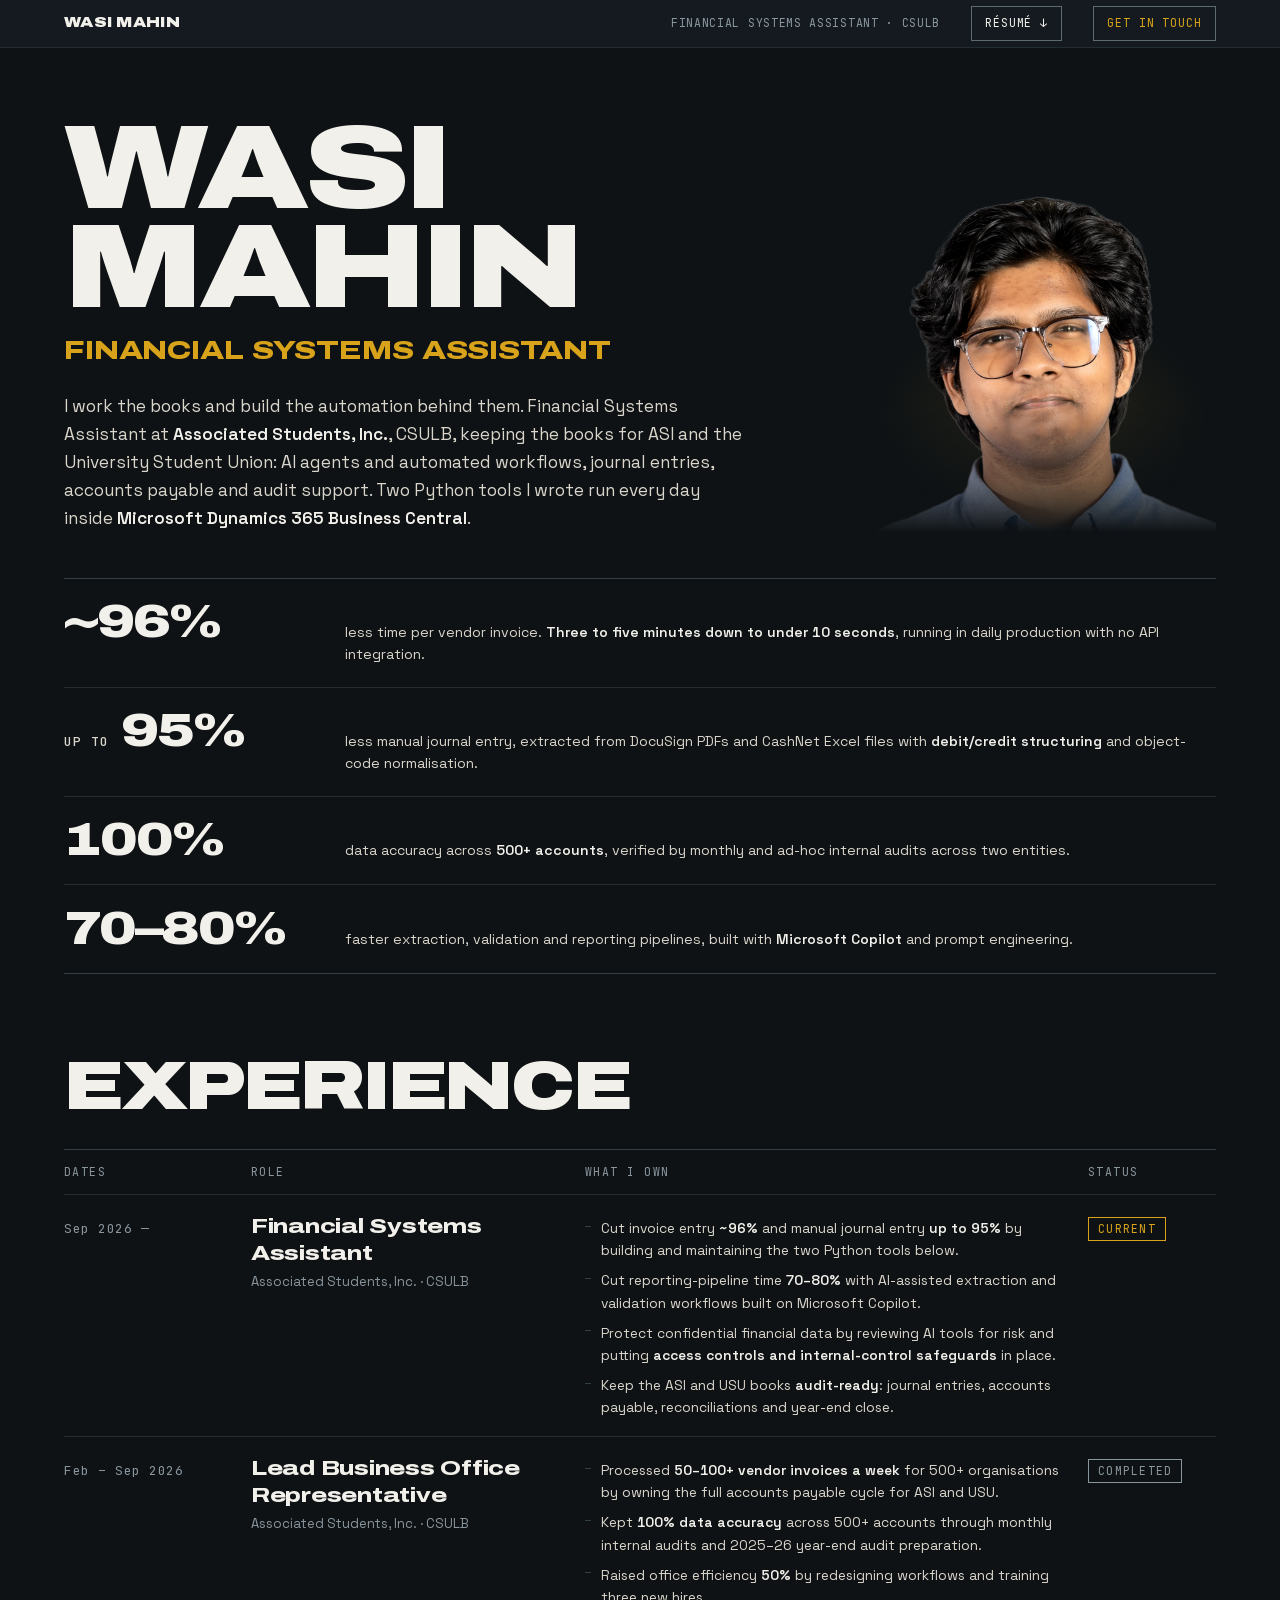
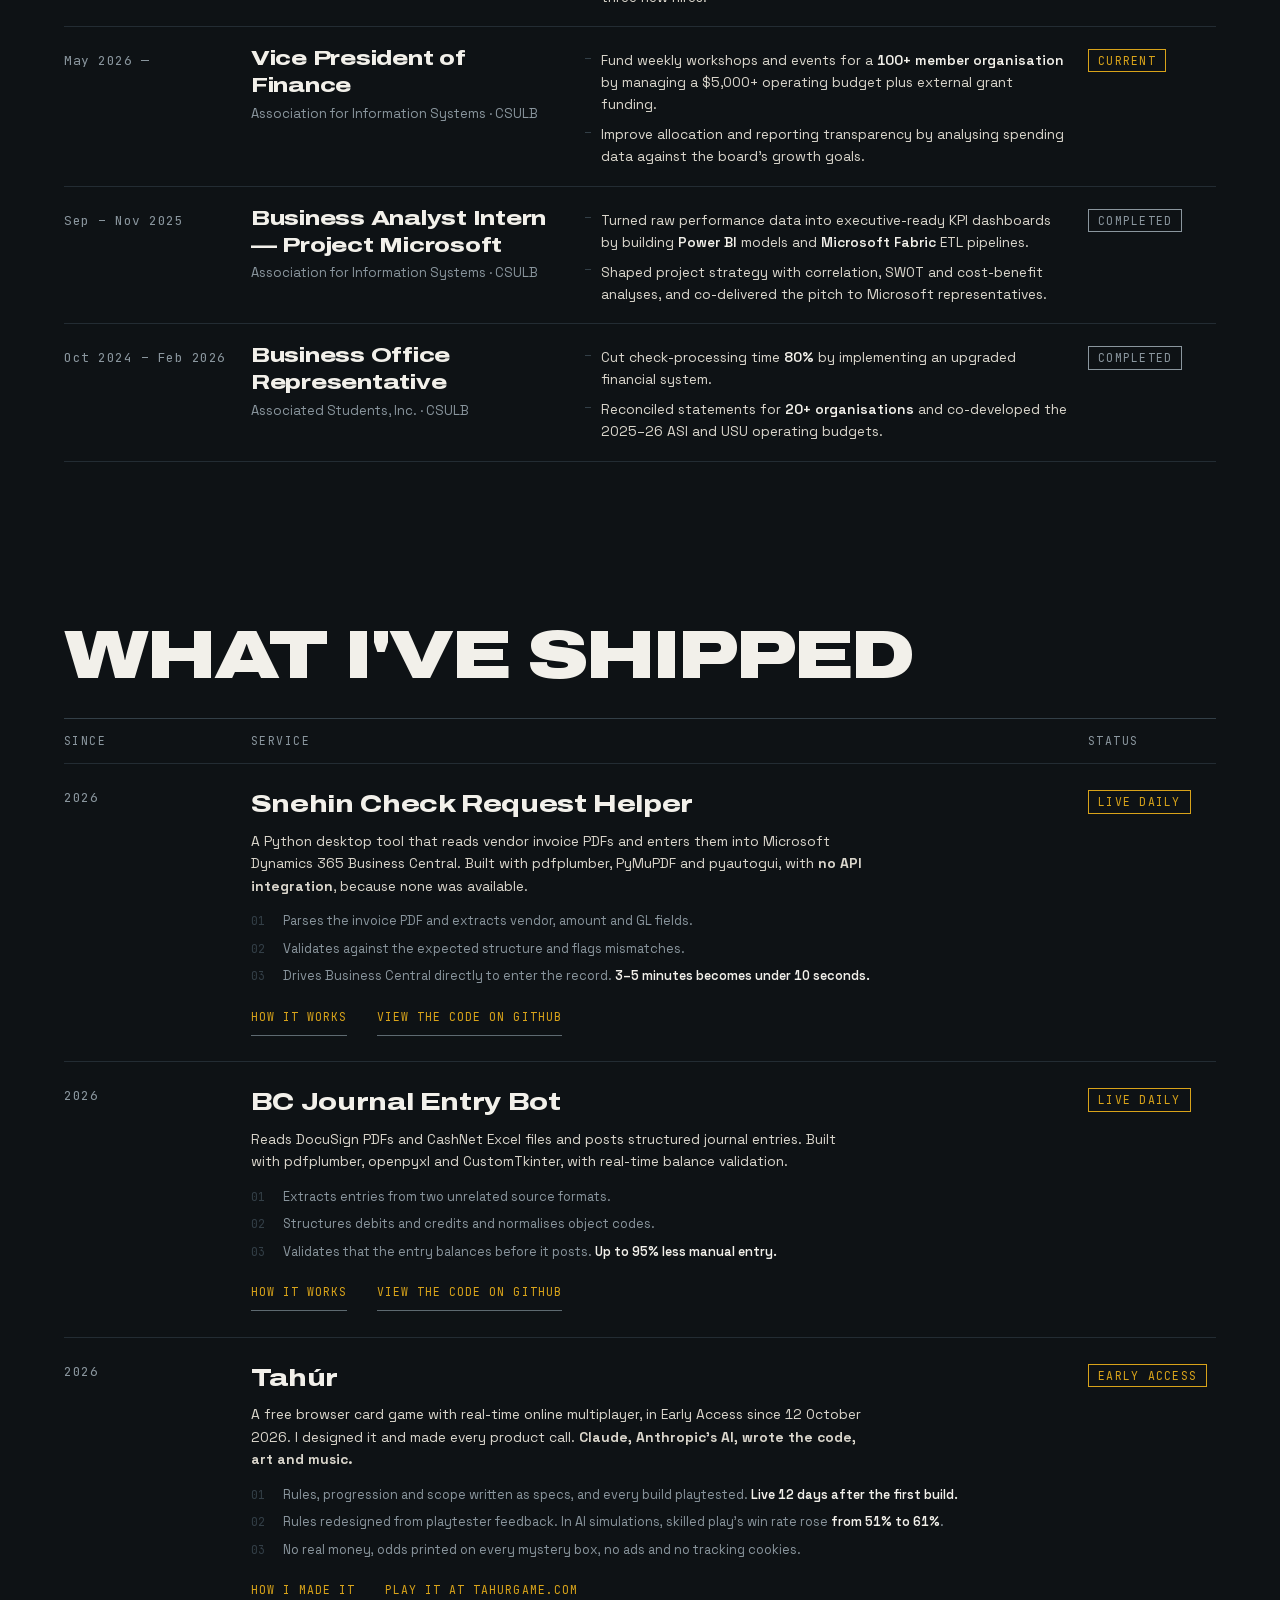
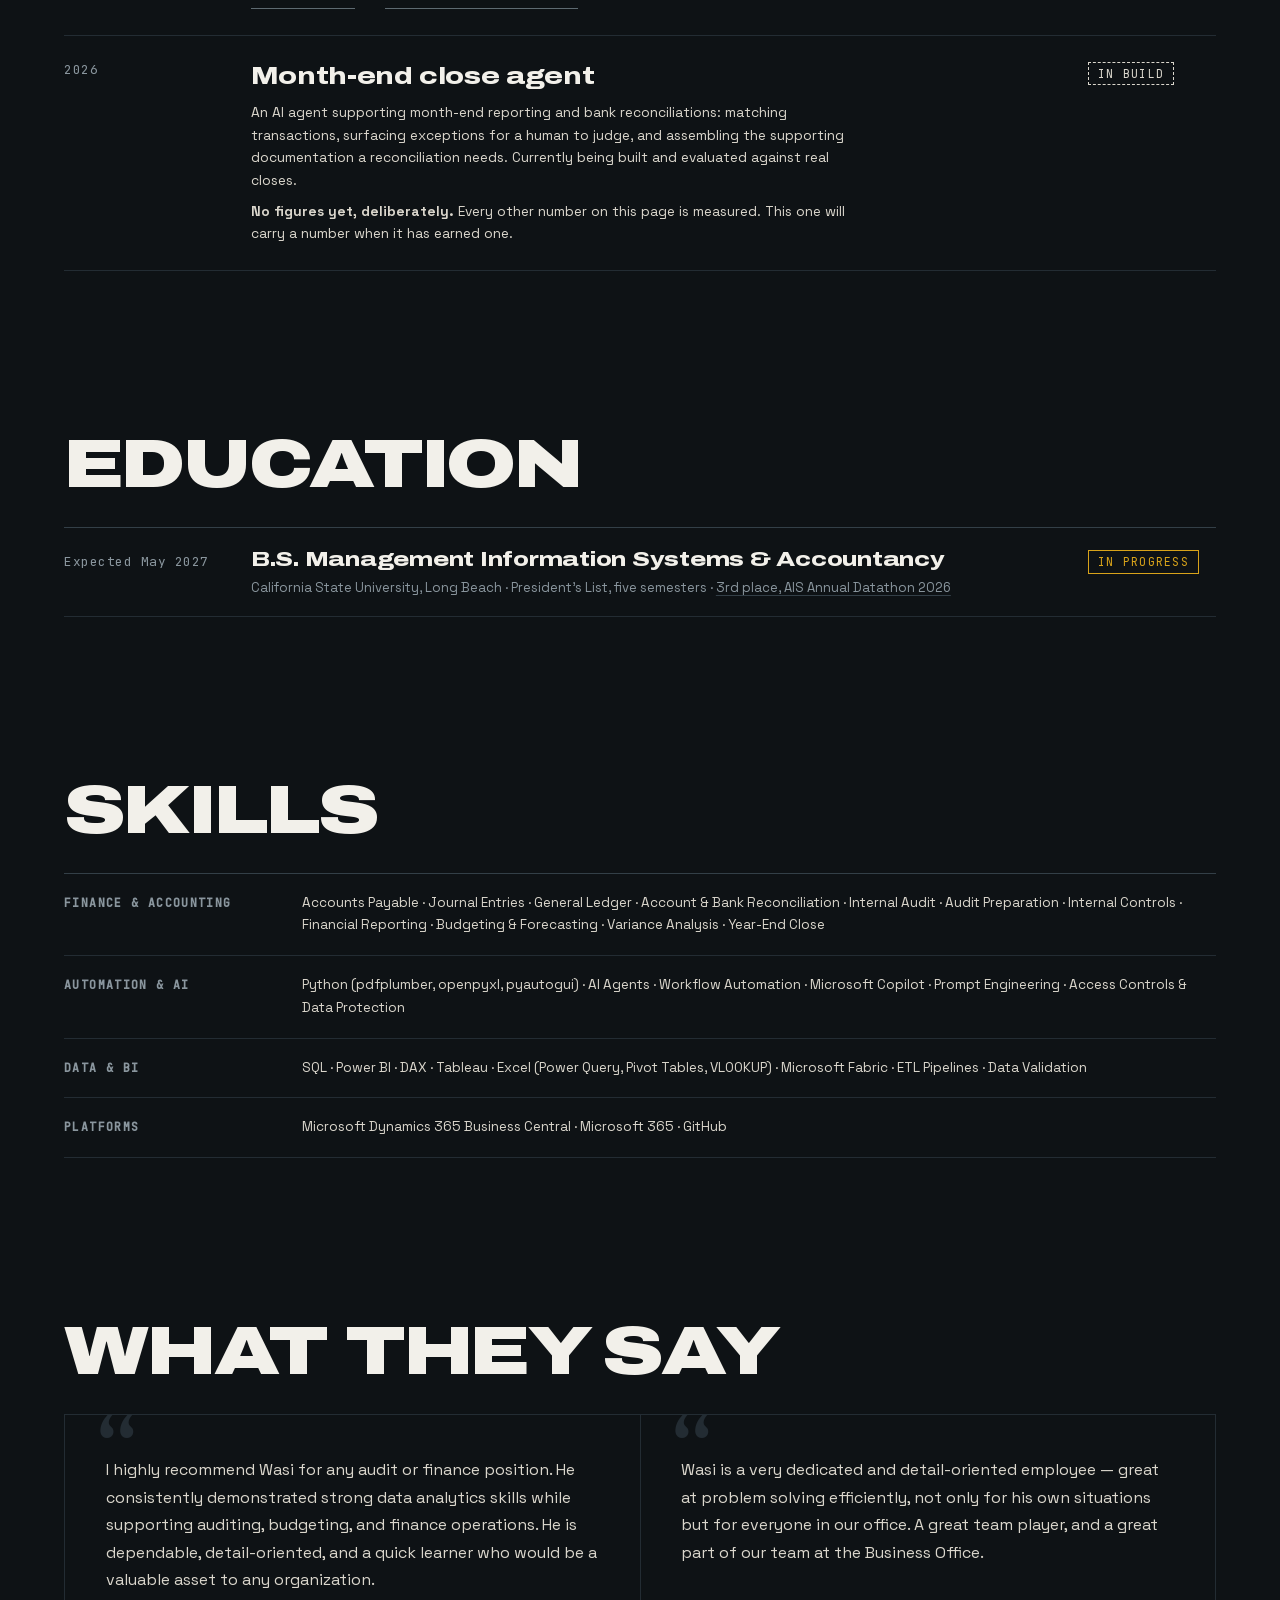
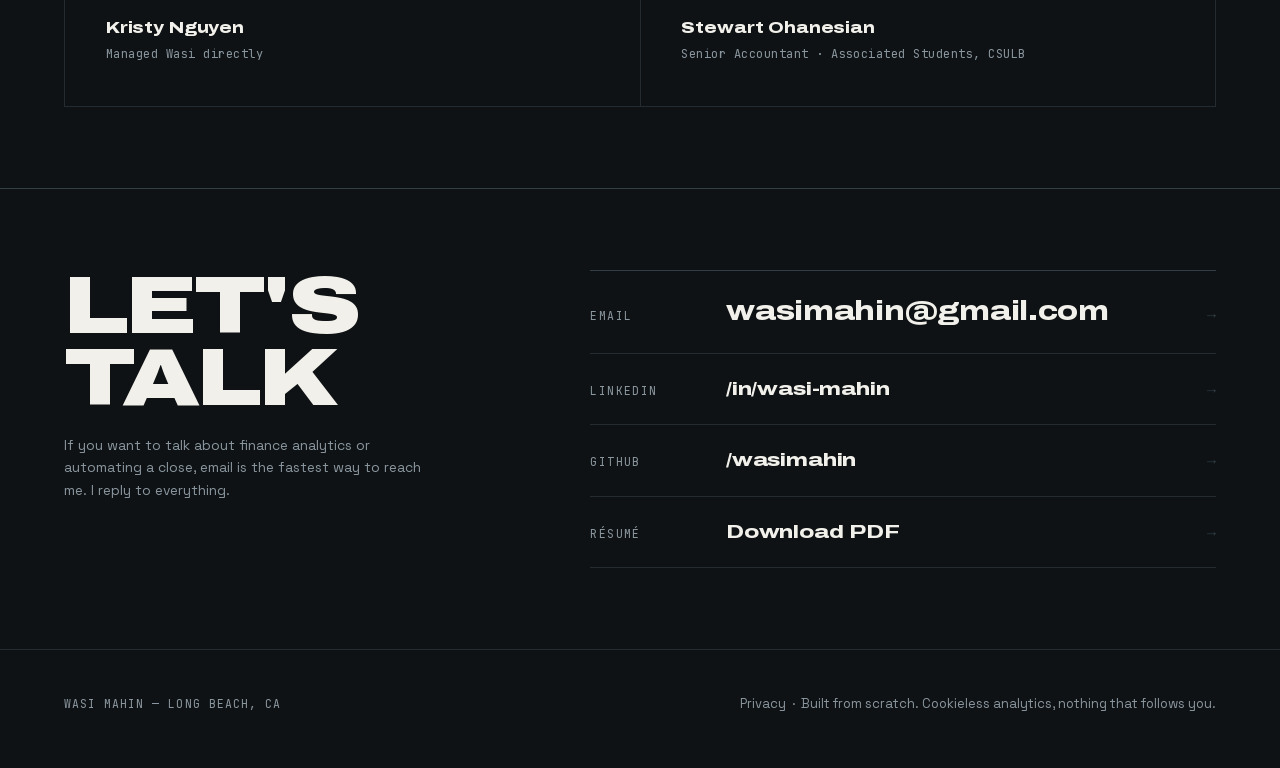
<file: index.html>
<!DOCTYPE html>
<html lang="en" class="no-js">
<head>
<meta charset="UTF-8"/>
<meta name="viewport" content="width=device-width, initial-scale=1.0"/>
<title>Wasi Mahin — Financial Systems Assistant, CSULB | Finance Automation</title>
<meta name="description" content="Wasi Mahin keeps the books at ASI, CSULB and builds the automation behind them: Python tools that cut invoice entry ~96% in Dynamics 365 Business Central."/>
<meta name="author" content="Wasi Mahin"/>
<meta name="robots" content="index, follow, max-image-preview:large, max-snippet:-1"/>
<link rel="canonical" href="https://wasimahin.com/"/>
<link rel="me" href="https://www.linkedin.com/in/wasi-mahin"/>
<link rel="me" href="https://github.com/wasimahin"/>
<meta name="theme-color" content="#0E1215"/>

<!-- Open Graph -->
<meta property="og:title" content="Wasi Mahin — Financial Systems Assistant, CSULB"/>
<meta property="og:description" content="I work the books and build the automation behind them. Two Python tools live in daily production inside Microsoft Dynamics 365 Business Central."/>
<meta property="og:type" content="website"/>
<meta property="og:site_name" content="Wasi Mahin"/>
<meta property="og:locale" content="en_US"/>
<meta property="og:url" content="https://wasimahin.com/"/>
<meta property="og:image" content="https://wasimahin.com/og-image.jpg?v=20261001b"/>
<meta property="og:image:width" content="1200"/>
<meta property="og:image:height" content="630"/>
<meta property="og:image:alt" content="Wasi Mahin — Financial Systems Assistant, portfolio preview"/>
<meta name="twitter:card" content="summary_large_image"/>
<meta name="twitter:title" content="Wasi Mahin — Financial Systems Assistant, CSULB"/>
<meta name="twitter:description" content="Financial Systems Assistant at Associated Students, Inc., CSULB. Builds AI agents and automated accounting workflows; wrote the two Python tools running daily inside Dynamics 365."/>
<meta name="twitter:image" content="https://wasimahin.com/og-image.jpg?v=20261001b"/>
<meta name="twitter:image:alt" content="Wasi Mahin — Financial Systems Assistant, portfolio preview"/>

<!-- Favicons -->
<link rel="icon" type="image/x-icon" href="favicon.ico"/>
<link rel="icon" type="image/png" sizes="32x32" href="favicon-32.png"/>
<link rel="icon" type="image/png" sizes="192x192" href="favicon-192.png"/>
<link rel="apple-touch-icon" sizes="180x180" href="apple-touch-icon.png"/>

<!-- Fonts — self-hosted (no third-party requests; see privacy.html) -->
<link rel="preload" as="font" type="font/woff2" href="fonts/archivo-normal-500-900.woff2" crossorigin/>
<link rel="preload" as="font" type="font/woff2" href="fonts/jetbrains-mono-normal-400.woff2" crossorigin/>

<script type="application/ld+json">
{
  "@context": "https://schema.org",
  "@graph": [
    {
      "@type": "Person",
      "@id": "https://wasimahin.com/#person",
      "name": "Wasi Mahin",
      "givenName": "Wasi",
      "familyName": "Mahin",
      "url": "https://wasimahin.com/",
      "email": "mailto:wasimahin@gmail.com",
      "image": { "@type": "ImageObject", "url": "https://wasimahin.com/wasi-mahin.jpg", "width": 800, "height": 800, "caption": "Wasi Mahin" },
      "jobTitle": "Financial Systems Assistant",
      "description": "Financial Systems Assistant at Associated Students, Inc., California State University, Long Beach (CSULB). Keeps the books for ASI and the University Student Union and builds the automation behind them: AI agents, automated accounting workflows, and two Python tools running daily inside Microsoft Dynamics 365 Business Central. MIS & Accountancy student at CSULB. Designer and director of Tahúr, a browser card game built with Claude, Anthropic's AI.",
      "worksFor": { "@type": "Organization", "name": "Associated Students, Inc., California State University, Long Beach", "alternateName": "ASI CSULB", "url": "https://www.asicsulb.org" },
      "alumniOf": { "@type": "CollegeOrUniversity", "name": "California State University, Long Beach", "alternateName": "CSULB", "url": "https://www.csulb.edu", "sameAs": "https://en.wikipedia.org/wiki/California_State_University,_Long_Beach" },
      "memberOf": { "@type": "Organization", "name": "Association for Information Systems, CSULB chapter" },
      "award": ["3rd place, AIS Annual Datathon 2026", "President's List, California State University, Long Beach (five semesters)"],
      "address": { "@type": "PostalAddress", "addressLocality": "Long Beach", "addressRegion": "CA", "addressCountry": "US" },
      "sameAs": [
        "https://www.linkedin.com/in/wasi-mahin",
        "https://github.com/wasimahin"
      ],
      "knowsAbout": ["Financial Systems","Finance Automation","Microsoft Dynamics 365 Business Central","Accounts Payable Automation","Journal Entry Automation","Robotic Process Automation","AI Agents","Microsoft Copilot","Financial Analysis","Internal Audit","Internal Controls","Accounts Payable","Account Reconciliation","General Ledger","Financial Reporting","Variance Analysis","Budgeting","Forecasting","Data Analysis","Python","SQL","Power BI","Tableau","DAX","Microsoft Fabric","ETL Pipelines","Business Process Automation","Game Design","Product Management"]
    },
    {
      "@type": "ProfilePage",
      "@id": "https://wasimahin.com/#profilepage",
      "url": "https://wasimahin.com/",
      "name": "Wasi Mahin — Financial Systems Assistant",
      "mainEntity": { "@id": "https://wasimahin.com/#person" },
      "isPartOf": { "@id": "https://wasimahin.com/#website" },
      "dateModified": "2026-10-22",
      "inLanguage": "en-US"
    },
    {
      "@type": "SoftwareSourceCode",
      "@id": "https://wasimahin.com/#snehin-check-request-helper",
      "name": "Snehin Check Request Helper",
      "description": "Invoice-processing tool running in daily production inside Microsoft Dynamics 365 Business Central. Cut per-invoice data entry by roughly 96% (3-5 minutes down to under 10 seconds) with no API integration.",
      "codeRepository": "https://github.com/wasimahin/snehin-check-request-helper",
      "programmingLanguage": "Python",
      "runtimePlatform": "Microsoft Dynamics 365 Business Central",
      "author": { "@id": "https://wasimahin.com/#person" }
    },
    {
      "@type": "SoftwareSourceCode",
      "@id": "https://wasimahin.com/#bc-journal-entry-bot",
      "name": "BC Journal Entry Bot",
      "description": "Journal-entry automation running in daily production inside Microsoft Dynamics 365 Business Central. Reduced manual entry by up to 95% with no API integration.",
      "codeRepository": "https://github.com/wasimahin/bc-journal-entry-bot",
      "programmingLanguage": "Python",
      "runtimePlatform": "Microsoft Dynamics 365 Business Central",
      "author": { "@id": "https://wasimahin.com/#person" }
    },
    {
      "@type": "VideoGame",
      "@id": "https://wasimahin.com/#tahur",
      "name": "Tahúr: A Blackjack Adventure",
      "url": "https://tahurgame.com/",
      "description": "A free browser card game with real-time online multiplayer, in Early Access since 12 October 2026. Designed and directed by Wasi Mahin; Claude, Anthropic's AI, wrote the code, art and music.",
      "creator": { "@id": "https://wasimahin.com/#person" },
      "director": { "@id": "https://wasimahin.com/#person" },
      "genre": ["Card game", "Roguelike"],
      "gamePlatform": "Web browser",
      "playMode": ["SinglePlayer", "MultiPlayer"],
      "isAccessibleForFree": true
    },
    {
      "@type": "WebSite",
      "@id": "https://wasimahin.com/#website",
      "url": "https://wasimahin.com/",
      "name": "Wasi Mahin",
      "publisher": { "@id": "https://wasimahin.com/#person" },
      "inLanguage": "en-US"
    }
  ]
}
</script>

<script>document.documentElement.classList.replace('no-js','js');</script>
<style>
/* ═══ 00 · FONTS (self-hosted, latin) ═══ */
@font-face{font-family:'Archivo';font-style:normal;font-weight:500 900;font-stretch:125%;font-display:swap;
  src:url('fonts/archivo-normal-500-900.woff2') format('woff2');
  unicode-range:U+0000-00FF,U+0131,U+0152-0153,U+02BB-02BC,U+02C6,U+02DA,U+02DC,U+0304,U+0308,U+0329,U+2000-206F,U+20AC,U+2122,U+2191,U+2193,U+2212,U+2215,U+FEFF,U+FFFD;}
@font-face{font-family:'JetBrains Mono';font-style:normal;font-weight:400;font-display:swap;
  src:url('fonts/jetbrains-mono-normal-400.woff2') format('woff2');}
@font-face{font-family:'JetBrains Mono';font-style:normal;font-weight:500;font-display:swap;
  src:url('fonts/jetbrains-mono-normal-500.woff2') format('woff2');}
@font-face{font-family:'Space Grotesk';font-style:normal;font-weight:300 700;font-display:swap;
  src:url('fonts/space-grotesk-normal-300-700.woff2') format('woff2');}
@font-face{font-family:'Instrument Serif';font-style:italic;font-weight:400;font-display:swap;
  src:url('fonts/instrument-serif-italic-400.woff2') format('woff2');}

/* ═══ 01 · BOARD TOKENS ═══
   Enamelled steel under gate glass. Bone flap faces are the only light planes.
   Amber is rationed and only ever denotes status. */
:root{
  --steel:#0E1215;        /* board ground */
  --steel-2:#141A1F;      /* recessed channel */
  --flap:#F2F0EA;         /* flap face / primary ink */
  --flap-2:#DAD6CC;       /* flap face, secondary */
  --dim:#8A969E;          /* achromatic reading field */
  --rule:#232C33;         /* hairline */
  --rule-2:#333F47;       /* hairline, lit */
  --edge:#5E6A71;         /* interactive component border — 3.38:1 on steel */
  --amber:#D8A31A;        /* STATUS ONLY */
  --amber-ink:#0E1215;
  --pad:clamp(20px,5vw,72px);
  --row-h:clamp(52px,6.2vh,66px);
  --flip:cubic-bezier(.16,1,.3,1);
}
*,*::before,*::after{box-sizing:border-box;margin:0;padding:0;}
html{-webkit-text-size-adjust:100%;scroll-behavior:smooth;}
@media (prefers-reduced-motion:reduce){html{scroll-behavior:auto;}}

body{
  background:var(--steel);color:var(--flap);
  font-family:'Space Grotesk',system-ui,sans-serif;font-weight:400;
  font-size:clamp(15px,1.05vw,16.5px);line-height:1.6;
  -webkit-font-smoothing:antialiased;overflow-x:hidden;
  font-variant-numeric:tabular-nums;font-feature-settings:'tnum' 1;
}

/* ═══ 02 · BROWSER SURFACES — themed, not defaulted ═══ */
::selection{background:var(--amber);color:var(--amber-ink);}
::-moz-selection{background:var(--amber);color:var(--amber-ink);}
:root{scrollbar-color:var(--rule-2) var(--steel);scrollbar-width:thin;caret-color:var(--amber);}
::-webkit-scrollbar{width:11px;height:11px;}
::-webkit-scrollbar-track{background:var(--steel);}
::-webkit-scrollbar-thumb{background:var(--rule-2);border:3px solid var(--steel);border-radius:0;}
::-webkit-scrollbar-thumb:hover{background:var(--dim);}
:focus-visible{outline:2px solid var(--amber);outline-offset:3px;}
a{color:inherit;text-decoration-color:var(--rule-2);text-underline-offset:.22em;text-decoration-thickness:1px;}
a:hover{text-decoration-color:var(--amber);}

.skip{position:absolute;left:-9999px;top:0;background:var(--amber);color:var(--amber-ink);
  padding:12px 18px;font-family:'JetBrains Mono',monospace;font-size:12px;z-index:99;}
.skip:focus{left:0;}

/* ═══ 03 · BOARD PRIMITIVES ═══ */
.mono{font-family:'JetBrains Mono',monospace;font-variant-numeric:tabular-nums;
  letter-spacing:.06em;text-transform:uppercase;}
.wrap{max-width:1560px;margin:0 auto;padding-inline:var(--pad);}

/* status strip — the board's live header */
.strip{position:sticky;top:0;z-index:40;background:var(--steel-2);
  border-bottom:1px solid var(--rule);backdrop-filter:blur(6px);}
.strip-in{display:flex;align-items:center;gap:clamp(14px,2.4vw,34px);
  height:clamp(42px,5.2vh,52px);overflow:hidden;white-space:nowrap;}
.strip .mono{font-size:clamp(11px,.9vw,12px);color:var(--dim);}
.strip-mark{font-family:'Archivo',sans-serif;font-variation-settings:'wdth' 125;
  font-weight:900;font-size:clamp(12px,1.1vw,14px);letter-spacing:.02em;color:var(--flap);
  margin-right:auto;text-transform:uppercase;}
.strip-cta{font-family:'JetBrains Mono',monospace;font-size:clamp(11px,.9vw,12px);
  letter-spacing:.08em;text-transform:uppercase;color:var(--amber);
  border:1px solid var(--edge);padding:7px 13px;text-decoration:none;transition:.22s var(--flip);}
.strip-cta:hover{background:var(--amber);color:var(--amber-ink);border-color:var(--amber);}
/* résumé download — secondary to the amber CTA: flap ink, flap fill on hover */
.strip-cv{color:var(--flap);}
.strip-cv:hover{background:var(--flap);color:var(--steel);border-color:var(--flap);}

/* the flap — one authored motion moment */
.flap{display:inline-block;animation:flapin .5s var(--flip) both;}
@keyframes flapin{
  0%{transform:translateY(-38%) rotateX(-82deg);opacity:0;filter:blur(3px);}
  100%{transform:none;opacity:1;filter:blur(0);}
}
@media (prefers-reduced-motion:reduce){.flap{animation:none;}}

/* ═══ 04 · DESTINATION (hero) ═══ */
.dest{padding-block:clamp(44px,8vh,104px) clamp(30px,5vh,56px);position:relative;}
.dest-grid{display:grid;grid-template-columns:minmax(0,1fr) clamp(220px,27vw,380px);
  gap:clamp(24px,4vw,64px);align-items:end;}
.dest h1{
  font-family:'Archivo',sans-serif;font-variation-settings:'wdth' 125;font-weight:900;
  text-transform:uppercase;font-size:clamp(44px,9.2vw,124px);line-height:.84;
  letter-spacing:-.035em;color:var(--flap);text-wrap:balance;
}
.dest h1 .svc{display:block;font-size:clamp(15px,2.05vw,30px);line-height:1.15;
  letter-spacing:-.005em;color:var(--amber);margin-top:clamp(14px,2vh,24px);font-weight:800;}
.dest-lede{margin-top:clamp(20px,3vh,32px);max-width:62ch;color:var(--flap-2);
  font-size:clamp(16px,1.35vw,20px);line-height:1.62;}
.dest-lede b{color:var(--flap);font-weight:600;}

/* portrait behind gate glass — CSS background on purpose: an absolutely-positioned
   <img> was never rasterized on Chrome's reduced-motion path (found 2026-07-02). */
/* The portrait is a true alpha cutout, so it needs no frame. One catch found in
   the asset itself: the bottom ~31% of the source is a FULLY OPAQUE, full-width
   block (the torso runs edge-to-edge to the frame bottom). That block is what
   read as "a box". So the element is cropped to the top 1200/1700 of the image
   and the remaining hem is dissolved with a mask — the real alpha matte does the
   silhouette, and the figure ends in air rather than on a cut edge.
   Never restore a border, a background-color, or `background-size: cover` here. */
.gate{
  position:relative;
  aspect-ratio:1134/1200;
  align-self:end;
  background-image:url('photo-fallback.png');
  background-image:
    image-set(url('photo.webp') type('image/webp'), url('photo-fallback.png') type('image/png')),
    radial-gradient(54% 44% at 50% 68%, rgba(216,163,26,.12), rgba(216,163,26,0) 70%);
  background-size:100% auto, 132% 104%;
  background-position:50% 0, 50% 58%;
  background-repeat:no-repeat, no-repeat;
  filter:saturate(.92) contrast(1.02);
  -webkit-mask-image:linear-gradient(180deg,#000 0 64%,rgba(0,0,0,.5) 85%,transparent 100%);
  mask-image:linear-gradient(180deg,#000 0 64%,rgba(0,0,0,.5) 85%,transparent 100%);
}
@media (max-width:860px){
  .dest-grid{grid-template-columns:1fr;align-items:start;}
  .gate{width:min(66vw,290px);margin:2px auto 0;}
}

/* ═══ 05 · BOARD ROWS ═══ */
.board{border-top:1px solid var(--rule-2);}
.board-head{display:grid;gap:clamp(10px,1.6vw,26px);align-items:center;
  padding-block:13px;border-bottom:1px solid var(--rule);}
.board-head span{font-family:'JetBrains Mono',monospace;font-size:11.5px;letter-spacing:.13em;
  text-transform:uppercase;color:var(--dim);}
.row{display:grid;gap:clamp(10px,1.6vw,26px);align-items:baseline;
  padding-block:clamp(15px,2vh,21px);border-bottom:1px solid var(--rule);
  transition:background .2s ease;}
.row:hover{background:var(--steel-2);}
.cols-4{grid-template-columns:clamp(116px,13vw,172px) minmax(0,1.3fr) minmax(0,2fr) clamp(120px,10vw,140px);}
.cols-3{grid-template-columns:clamp(116px,13vw,172px) minmax(0,1fr) clamp(120px,10vw,140px);}
.t-time{font-family:'JetBrains Mono',monospace;font-size:clamp(11px,1vw,13px);
  color:var(--dim);letter-spacing:.04em;line-height:1.45;}
.t-main{font-family:'Archivo',sans-serif;font-variation-settings:'wdth' 125;font-weight:800;
  font-size:clamp(16px,1.62vw,23px);letter-spacing:-.012em;color:var(--flap);line-height:1.3;}
.t-sub{display:block;font-family:'Space Grotesk',sans-serif;font-weight:400;
  font-size:clamp(12.5px,1.02vw,14px);letter-spacing:0;color:var(--dim);
  text-transform:none;margin-top:5px;line-height:1.5;}
.t-detail{color:var(--flap-2);font-size:clamp(13.5px,1.08vw,15.5px);line-height:1.6;}
.t-detail ul{list-style:none;display:flex;flex-direction:column;gap:8px;}
.t-detail li{position:relative;padding-left:16px;}
.t-detail li::before{content:'';position:absolute;left:0;top:.62em;width:6px;height:1px;background:var(--rule-2);}
.t-detail b{color:var(--flap);font-weight:600;}

/* status flag — the only amber on the page */
.flag{font-family:'JetBrains Mono',monospace;font-size:11.5px;letter-spacing:.11em;
  text-transform:uppercase;padding:5px 9px;border:1px solid currentColor;
  display:inline-block;white-space:nowrap;line-height:1;}
.flag.live{color:var(--amber);}
.flag.done{color:var(--dim);}
.flag.build{color:var(--flap-2);border-style:dashed;}

/* ═══ 06 · SECTION TITLES (no eyebrows — the heading carries itself) ═══ */
.sec{padding-block:clamp(56px,9vh,116px);}
.sec > h2{font-family:'Archivo',sans-serif;font-variation-settings:'wdth' 125;font-weight:900;
  text-transform:uppercase;font-size:clamp(30px,5.4vw,72px);line-height:.92;
  letter-spacing:-.03em;color:var(--flap);margin-bottom:clamp(22px,3.4vh,44px);text-wrap:balance;}

/* ═══ 07 · EVIDENCE (numbers as board readings) ═══ */
.ev{border-top:1px solid var(--rule-2);border-bottom:1px solid var(--rule-2);}
.ev-row{display:grid;grid-template-columns:clamp(140px,20vw,250px) minmax(0,1fr);
  gap:clamp(14px,2.4vw,38px);align-items:baseline;padding-block:clamp(16px,2.3vh,26px);
  border-bottom:1px solid var(--rule);}
.ev-row:last-child{border-bottom:0;}
.ev-n{font-family:'Archivo',sans-serif;font-variation-settings:'wdth' 125;font-weight:900;
  font-size:clamp(26px,3.6vw,48px);line-height:1;letter-spacing:-.04em;color:var(--flap);
  font-variant-numeric:tabular-nums;white-space:nowrap;}
.ev-q{font-family:'JetBrains Mono',monospace;font-variation-settings:normal;font-weight:500;
  font-size:clamp(12px,1vw,14px);letter-spacing:.08em;text-transform:uppercase;
  color:var(--flap-2);margin-right:.2em;}
.ev-t{color:var(--flap-2);font-size:clamp(13.5px,1.1vw,16px);line-height:1.55;}
.ev-t b{color:var(--flap);font-weight:600;}

/* ═══ 08 · SERVICES (projects) ═══ */
.svc-row{display:grid;grid-template-columns:clamp(116px,13vw,172px) minmax(0,1fr) clamp(120px,10vw,140px);
  gap:clamp(10px,1.6vw,26px);padding-block:clamp(20px,2.8vh,32px);
  border-bottom:1px solid var(--rule);align-items:start;}
.svc-row h3{font-family:'Archivo',sans-serif;font-variation-settings:'wdth' 125;font-weight:800;
  font-size:clamp(18px,1.9vw,27px);letter-spacing:-.015em;color:var(--flap);line-height:1.3;}
.svc-body{color:var(--flap-2);font-size:clamp(13.5px,1.08vw,15.5px);line-height:1.62;margin-top:9px;max-width:68ch;}
.svc-steps{margin-top:14px;display:flex;flex-direction:column;gap:7px;}
.svc-steps div{display:grid;grid-template-columns:22px 1fr;gap:10px;align-items:baseline;
  font-size:clamp(12.5px,1vw,14px);color:var(--dim);}
.svc-steps span{font-family:'JetBrains Mono',monospace;font-size:11.5px;color:var(--rule-2);}
.svc-steps b{color:var(--flap);font-weight:600;}
.svc-link{display:inline-block;margin-top:12px;font-family:'JetBrains Mono',monospace;
  font-size:11.5px;letter-spacing:.09em;text-transform:uppercase;color:var(--amber);
  text-decoration:none;border-bottom:1px solid var(--edge);padding:9px 0;transition:.2s;}
.svc-link:hover{border-bottom-color:var(--amber);}
.svc-link + .svc-link{margin-left:clamp(16px,2vw,28px);}

/* ═══ 09 · SKILLS ═══ */
.sk{border-top:1px solid var(--rule-2);}
.sk > div{display:grid;grid-template-columns:clamp(150px,17vw,228px) minmax(0,1fr);
  gap:clamp(10px,1.6vw,26px);align-items:baseline;
  padding-block:clamp(15px,2vh,22px);border-bottom:1px solid var(--rule);
  transition:background .2s ease;}
.sk > div:hover{background:var(--steel-2);}
.sk h3{font-family:'JetBrains Mono',monospace;font-size:11.5px;letter-spacing:.12em;
  text-transform:uppercase;color:var(--dim);}
.sk p{color:var(--flap-2);font-size:clamp(13.5px,1.05vw,15px);line-height:1.68;}
@media (max-width:760px){
  .sk > div{grid-template-columns:1fr;gap:7px;padding-block:18px;}
}

/* ═══ 10 · RECOMMENDATIONS (preserved) ═══ */
.rec{display:grid;grid-template-columns:1fr 1fr;gap:1px;background:var(--rule);
  border:1px solid var(--rule);}
.rec figure{background:var(--steel);padding:clamp(26px,3.2vw,48px);
  display:flex;flex-direction:column;gap:22px;position:relative;overflow:hidden;}
.rec figure::before{content:'\201C';position:absolute;top:-14px;left:clamp(14px,2vw,30px);
  font-family:'Instrument Serif',serif;font-style:italic;font-size:132px;line-height:1;
  color:var(--rule);pointer-events:none;}
.rec blockquote{font-size:clamp(14.5px,1.25vw,17px);line-height:1.72;color:var(--flap-2);
  position:relative;z-index:1;}
.rec figcaption{display:flex;flex-direction:column;gap:5px;margin-top:auto;}
.rec-name{font-family:'Archivo',sans-serif;font-variation-settings:'wdth' 125;font-weight:800;
  font-size:15.5px;letter-spacing:-.01em;color:var(--flap);}
.rec-role{font-family:'JetBrains Mono',monospace;font-size:12px;letter-spacing:.04em;
  color:var(--dim);}
@media (max-width:880px){.rec{grid-template-columns:1fr;}}

/* ═══ 11 · ENQUIRY (contact) ═══ */
.enq{border-top:1px solid var(--rule-2);padding-block:clamp(56px,9vh,116px);}
.enq-grid{display:grid;grid-template-columns:minmax(0,.85fr) minmax(0,1.15fr);
  gap:clamp(30px,5vw,80px);align-items:start;}
.enq h2{font-family:'Archivo',sans-serif;font-variation-settings:'wdth' 125;font-weight:900;
  text-transform:uppercase;font-size:clamp(34px,6.4vw,88px);line-height:.88;
  letter-spacing:-.035em;color:var(--flap);}
.enq-note{margin-top:20px;color:var(--dim);font-size:clamp(13.5px,1.08vw,15.5px);line-height:1.65;max-width:42ch;}
.enq-alt{margin-top:26px;display:flex;flex-direction:column;gap:9px;}
.enq-alt a{font-family:'JetBrains Mono',monospace;font-size:11.5px;letter-spacing:.07em;
  text-transform:uppercase;color:var(--flap-2);text-decoration:none;
  border-bottom:1px solid var(--rule);padding-bottom:6px;width:fit-content;transition:.2s;}
.enq-alt a:hover{color:var(--amber);border-bottom-color:var(--amber);}

.ch{display:grid;grid-template-columns:clamp(84px,9vw,124px) minmax(0,1fr) 28px;
  gap:clamp(10px,1.6vw,26px);align-items:baseline;text-decoration:none;
  padding-block:clamp(16px,2.2vh,24px);border-bottom:1px solid var(--rule);
  transition:background .2s ease;}
.ch:hover{background:var(--steel-2);}
.ch-k{font-family:'JetBrains Mono',monospace;font-size:11.5px;letter-spacing:.12em;
  text-transform:uppercase;color:var(--dim);}
.ch-v{font-family:'Archivo',sans-serif;font-variation-settings:'wdth' 125;font-weight:800;
  font-size:clamp(16px,1.5vw,21px);letter-spacing:-.01em;color:var(--flap);word-break:break-word;}
.ch-lead{font-size:clamp(18px,2.1vw,30px);}
.ch-go{font-family:'JetBrains Mono',monospace;font-size:15px;color:var(--rule-2);
  justify-self:end;transition:.22s var(--flip);}
.ch:hover .ch-go{color:var(--amber);transform:translateX(4px);}
@media (max-width:860px){
  .enq-grid{grid-template-columns:1fr;}
  .ch{grid-template-columns:1fr 28px;gap:4px 10px;}
  .ch-k{grid-column:1/-1;}
}

/* ═══ 12 · FOOT ═══ */
.foot{border-top:1px solid var(--rule);padding-block:clamp(26px,4vh,42px) clamp(34px,5vh,56px);
  display:flex;justify-content:space-between;gap:18px;flex-wrap:wrap;align-items:center;}
.foot .mono{font-size:11.5px;color:var(--dim);letter-spacing:.09em;}
.foot-note{font-size:13px;color:var(--dim);}
.foot a{color:var(--dim);text-decoration:none;display:inline-block;padding-block:8px;}
.foot a:hover{color:var(--amber);}

/* ═══ 13 · NARROW BOARD ═══ */
/* the strip sheds detail rather than clipping */
@media (max-width:560px){ .strip-in{gap:10px;} }
@media (max-width:440px){ .strip-in{gap:7px;} .strip-cta{padding:7px 10px;} .strip-dl{display:none;} }
@media (max-width:374px){ .strip-cta{padding:7px 8px;letter-spacing:.05em;} }
@media (max-width:359px){ .strip-in{gap:8px;} }

@media (max-width:760px){
  .cols-4,.cols-3,.svc-row{grid-template-columns:1fr;gap:9px;}
  .board-head{display:none;}
  .row,.svc-row{padding-block:20px;}
  .t-time{order:-1;}
  .ev-row{grid-template-columns:1fr;gap:7px;align-items:start;}
  .strip-in{gap:12px;}
  .strip .hide-s{display:none;}
}
</style>
</head>
<body>
<a class="skip" href="#main">Skip to content</a>

<div class="strip">
  <div class="wrap strip-in">
    <span class="strip-mark flap">Wasi Mahin</span>
    <span class="mono flap hide-s">Financial Systems Assistant · CSULB</span>
    <a class="strip-cta strip-cv" href="WasiMahin_Resume.pdf?v=202610212100" download="WasiMahin_Resume.pdf" aria-label="Download résumé (PDF)">Résumé<span class="strip-dl" aria-hidden="true"> &darr;</span></a>
    <a class="strip-cta" href="#contact">Get in touch</a>
  </div>
</div>

<main id="main">

<section class="wrap dest">
  <div class="dest-grid">
    <div>
      <h1><span class="flap">Wasi Mahin</span>
        <span class="svc flap">Financial Systems Assistant</span></h1>
      <p class="dest-lede">I work the books and build the automation behind them. Financial
        Systems Assistant at <b>Associated Students, Inc.</b>, CSULB, keeping the books for ASI and
        the University Student Union: AI agents and automated workflows, journal entries, accounts
        payable and audit support. Two Python tools I wrote run every day inside <b>Microsoft
        Dynamics 365 Business Central</b>.</p>
    </div>
    <div class="gate" role="img" aria-label="Portrait of Wasi Mahin"></div>
  </div>
</section>

<section class="wrap" aria-label="Key figures">
  <div class="ev">
    <div class="ev-row"><div class="ev-n">~96%</div>
      <p class="ev-t">less time per vendor invoice. <b>Three to five minutes down to under 10 seconds</b>,
        running in daily production with no API integration.</p></div>
    <div class="ev-row"><div class="ev-n"><span class="ev-q">Up to </span>95%</div>
      <p class="ev-t">less manual journal entry, extracted from DocuSign PDFs and CashNet Excel
        files with <b>debit/credit structuring</b> and object-code normalisation.</p></div>
    <div class="ev-row"><div class="ev-n">100%</div>
      <p class="ev-t">data accuracy across <b>500+ accounts</b>, verified by monthly and ad-hoc
        internal audits across two entities.</p></div>
    <div class="ev-row"><div class="ev-n">70–80%</div>
      <p class="ev-t">faster extraction, validation and reporting pipelines, built with
        <b>Microsoft Copilot</b> and prompt engineering.</p></div>
  </div>
</section>

<section class="wrap sec" id="experience">
  <h2>Experience</h2>
  <div class="board">
    <div class="board-head cols-4">
      <span>Dates</span><span>Role</span><span>What I own</span><span>Status</span>
    </div>

    <div class="row cols-4">
      <div class="t-time">Sep 2026 —</div>
      <div class="t-main">Financial Systems Assistant
        <span class="t-sub">Associated Students, Inc. · CSULB</span></div>
      <div class="t-detail"><ul>
        <li>Cut invoice entry <b>~96%</b> and manual journal entry <b>up to 95%</b> by building and
          maintaining the two Python tools below.</li>
        <li>Cut reporting-pipeline time <b>70–80%</b> with AI-assisted extraction and validation
          workflows built on Microsoft Copilot.</li>
        <li>Protect confidential financial data by reviewing AI tools for risk and putting
          <b>access controls and internal-control safeguards</b> in place.</li>
        <li>Keep the ASI and USU books <b>audit-ready</b>: journal entries, accounts payable,
          reconciliations and year-end close.</li>
      </ul></div>
      <div><span class="flag live">Current</span></div>
    </div>

    <div class="row cols-4">
      <div class="t-time">Feb – Sep 2026</div>
      <div class="t-main">Lead Business Office Representative
        <span class="t-sub">Associated Students, Inc. · CSULB</span></div>
      <div class="t-detail"><ul>
        <li>Processed <b>50–100+ vendor invoices a week</b> for 500+ organisations by owning the full
          accounts payable cycle for ASI and USU.</li>
        <li>Kept <b>100% data accuracy</b> across 500+ accounts through monthly internal audits and
          2025–26 year-end audit preparation.</li>
        <li>Raised office efficiency <b>50%</b> by redesigning workflows and training three new
          hires.</li>
      </ul></div>
      <div><span class="flag done">Completed</span></div>
    </div>

    <div class="row cols-4">
      <div class="t-time">May 2026 —</div>
      <div class="t-main">Vice President of Finance
        <span class="t-sub">Association for Information Systems · CSULB</span></div>
      <div class="t-detail"><ul>
        <li>Fund weekly workshops and events for a <b>100+ member organisation</b> by managing a
          $5,000+ operating budget plus external grant funding.</li>
        <li>Improve allocation and reporting transparency by analysing spending data against the
          board's growth goals.</li>
      </ul></div>
      <div><span class="flag live">Current</span></div>
    </div>

    <div class="row cols-4">
      <div class="t-time">Sep – Nov 2025</div>
      <div class="t-main">Business Analyst Intern — Project Microsoft
        <span class="t-sub">Association for Information Systems · CSULB</span></div>
      <div class="t-detail"><ul>
        <li>Turned raw performance data into executive-ready KPI dashboards by building
          <b>Power BI</b> models and <b>Microsoft Fabric</b> ETL pipelines.</li>
        <li>Shaped project strategy with correlation, SWOT and cost-benefit analyses, and
          co-delivered the pitch to Microsoft representatives.</li>
      </ul></div>
      <div><span class="flag done">Completed</span></div>
    </div>

    <div class="row cols-4">
      <div class="t-time">Oct 2024 – Feb 2026</div>
      <div class="t-main">Business Office Representative
        <span class="t-sub">Associated Students, Inc. · CSULB</span></div>
      <div class="t-detail"><ul>
        <li>Cut check-processing time <b>80%</b> by implementing an upgraded financial system.</li>
        <li>Reconciled statements for <b>20+ organisations</b> and co-developed the 2025–26 ASI and
          USU operating budgets.</li>
      </ul></div>
      <div><span class="flag done">Completed</span></div>
    </div>
  </div>
</section>

<section class="wrap sec" id="work">
  <h2>What I've shipped</h2>
  <div class="board">
    <div class="board-head cols-3"><span>Since</span><span>Service</span><span>Status</span></div>

    <div class="svc-row">
      <div class="t-time">2026</div>
      <div>
        <h3>Snehin Check Request Helper</h3>
        <p class="svc-body">A Python desktop tool that reads vendor invoice PDFs and enters them
          into Microsoft Dynamics 365 Business Central. Built with pdfplumber, PyMuPDF and
          pyautogui, with <b>no API integration</b>, because none was available.</p>
        <div class="svc-steps">
          <div><span>01</span><p>Parses the invoice PDF and extracts vendor, amount and GL fields.</p></div>
          <div><span>02</span><p>Validates against the expected structure and flags mismatches.</p></div>
          <div><span>03</span><p>Drives Business Central directly to enter the record.
            <b>3–5 minutes becomes under 10 seconds.</b></p></div>
        </div>
        <a class="svc-link" href="business-central-invoice-automation">How it works</a>
        <a class="svc-link" href="https://github.com/wasimahin/snehin-check-request-helper"
           target="_blank" rel="noopener">View the code on GitHub</a>
      </div>
      <div><span class="flag live">Live daily</span></div>
    </div>

    <div class="svc-row">
      <div class="t-time">2026</div>
      <div>
        <h3>BC Journal Entry Bot</h3>
        <p class="svc-body">Reads DocuSign PDFs and CashNet Excel files and posts structured
          journal entries. Built with pdfplumber, openpyxl and CustomTkinter, with real-time
          balance validation.</p>
        <div class="svc-steps">
          <div><span>01</span><p>Extracts entries from two unrelated source formats.</p></div>
          <div><span>02</span><p>Structures debits and credits and normalises object codes.</p></div>
          <div><span>03</span><p>Validates that the entry balances before it posts.
            <b>Up to 95% less manual entry.</b></p></div>
        </div>
        <a class="svc-link" href="business-central-journal-entry-automation">How it works</a>
        <a class="svc-link" href="https://github.com/wasimahin/bc-journal-entry-bot"
           target="_blank" rel="noopener">View the code on GitHub</a>
      </div>
      <div><span class="flag live">Live daily</span></div>
    </div>

    <div class="svc-row">
      <div class="t-time">2026</div>
      <div>
        <h3>Tahúr</h3>
        <p class="svc-body">A free browser card game with real-time online multiplayer, in Early
          Access since 12 October 2026. I designed it and made every product call.
          <b>Claude, Anthropic's AI, wrote the code, art and music.</b></p>
        <div class="svc-steps">
          <div><span>01</span><p>Rules, progression and scope written as specs, and every build
            playtested. <b>Live 12 days after the first build.</b></p></div>
          <div><span>02</span><p>Rules redesigned from playtester feedback. In AI simulations, skilled
            play's win rate rose <b>from 51% to 61%</b>.</p></div>
          <div><span>03</span><p>No real money, odds printed on every mystery box, no ads and no
            tracking cookies.</p></div>
        </div>
        <a class="svc-link" href="tahur">How I made it</a>
        <a class="svc-link" href="https://tahurgame.com"
           target="_blank" rel="noopener">Play it at tahurgame.com</a>
      </div>
      <div><span class="flag live">Early access</span></div>
    </div>

    <div class="svc-row">
      <div class="t-time">2026</div>
      <div>
        <h3>Month-end close agent</h3>
        <p class="svc-body">An AI agent supporting month-end reporting and bank reconciliations:
          matching transactions, surfacing exceptions for a human to judge, and assembling the
          supporting documentation a reconciliation needs. Currently being built and evaluated
          against real closes.</p>
        <p class="svc-body"><b>No figures yet, deliberately.</b> Every other number on this page
          is measured. This one will carry a number when it has earned one.</p>
      </div>
      <div><span class="flag build">In build</span></div>
    </div>
  </div>
</section>

<section class="wrap sec" id="education">
  <h2>Education</h2>
  <div class="board">
    <div class="row cols-3">
      <div class="t-time">Expected May 2027</div>
      <div class="t-main">B.S. Management Information Systems &amp; Accountancy
        <span class="t-sub">California State University, Long Beach ·
          President's List, five semesters ·
          <a href="american-dream-datathon">3rd place, AIS Annual Datathon 2026</a></span></div>
      <div><span class="flag live">In progress</span></div>
    </div>
  </div>
</section>

<section class="wrap sec" id="skills">
  <h2>Skills</h2>
  <div class="sk">
    <div><h3>Finance &amp; Accounting</h3><p>Accounts Payable · Journal Entries · General Ledger ·
      Account &amp; Bank Reconciliation · Internal Audit · Audit Preparation · Internal Controls ·
      Financial Reporting · Budgeting &amp; Forecasting · Variance Analysis · Year-End Close</p></div>
    <div><h3>Automation &amp; AI</h3><p>Python (pdfplumber, openpyxl, pyautogui) · AI Agents ·
      Workflow Automation · Microsoft Copilot · Prompt Engineering ·
      Access Controls &amp; Data Protection</p></div>
    <div><h3>Data &amp; BI</h3><p>SQL · Power BI · DAX · Tableau ·
      Excel (Power Query, Pivot Tables, VLOOKUP) · Microsoft Fabric · ETL Pipelines ·
      Data Validation</p></div>
    <div><h3>Platforms</h3><p>Microsoft Dynamics 365 Business Central · Microsoft 365 · GitHub</p></div>
  </div>
</section>

<section class="wrap sec" aria-label="Recommendations">
  <h2>What they say</h2>
  <div class="rec">
    <figure>
      <blockquote>I highly recommend Wasi for any audit or finance position. He consistently
        demonstrated strong data analytics skills while supporting auditing, budgeting, and
        finance operations. He is dependable, detail-oriented, and a quick learner who would be
        a valuable asset to any organization.</blockquote>
      <figcaption><span class="rec-name">Kristy Nguyen</span>
        <span class="rec-role">Managed Wasi directly</span></figcaption>
    </figure>
    <figure>
      <blockquote>Wasi is a very dedicated and detail-oriented employee — great at problem
        solving efficiently, not only for his own situations but for everyone in our office.
        A great team player, and a great part of our team at the Business Office.</blockquote>
      <figcaption><span class="rec-name">Stewart Ohanesian</span>
        <span class="rec-role">Senior Accountant · Associated Students, CSULB</span></figcaption>
    </figure>
  </div>
</section>

<section class="wrap enq" id="contact">
  <div class="enq-grid">
    <div>
      <h2>Let's<br>talk</h2>
      <p class="enq-note">If you want to talk about finance analytics or automating a close,
        email is the fastest way to reach me. I reply to everything.</p>
    </div>

    <div class="board">
      <!--email_off-->
      <a class="ch" href="mailto:wasimahin@gmail.com">
        <span class="ch-k">Email</span>
        <span class="ch-v ch-lead">wasimahin@gmail.com</span>
        <span class="ch-go" aria-hidden="true">&rarr;</span>
      </a>
      <!--/email_off-->
      <a class="ch" href="https://www.linkedin.com/in/wasi-mahin" target="_blank" rel="noopener">
        <span class="ch-k">LinkedIn</span>
        <span class="ch-v">/in/wasi-mahin</span>
        <span class="ch-go" aria-hidden="true">&rarr;</span>
      </a>
      <a class="ch" href="https://github.com/wasimahin" target="_blank" rel="noopener">
        <span class="ch-k">GitHub</span>
        <span class="ch-v">/wasimahin</span>
        <span class="ch-go" aria-hidden="true">&rarr;</span>
      </a>
      <a class="ch" href="WasiMahin_Resume.pdf?v=202610212100" download="WasiMahin_Resume.pdf">
        <span class="ch-k">Résumé</span>
        <span class="ch-v">Download PDF</span>
        <span class="ch-go" aria-hidden="true">&rarr;</span>
      </a>
    </div>
  </div>
</section>

</main>

<footer class="wrap foot">
  <span class="mono">Wasi Mahin — Long Beach, CA</span>
  <span class="foot-note"><a href="privacy.html">Privacy</a> &nbsp;·&nbsp; Built from scratch. Cookieless analytics, nothing that follows you.</span>
</footer>

<script>
(function(){
  var reduce = window.matchMedia && window.matchMedia('(prefers-reduced-motion: reduce)').matches;
  if(!reduce){
    var f = document.querySelectorAll('.flap');
    for(var i=0;i<f.length;i++){ f[i].style.animationDelay = (i*70)+'ms'; }
  }
})();
</script>
</body>
</html>
</file>
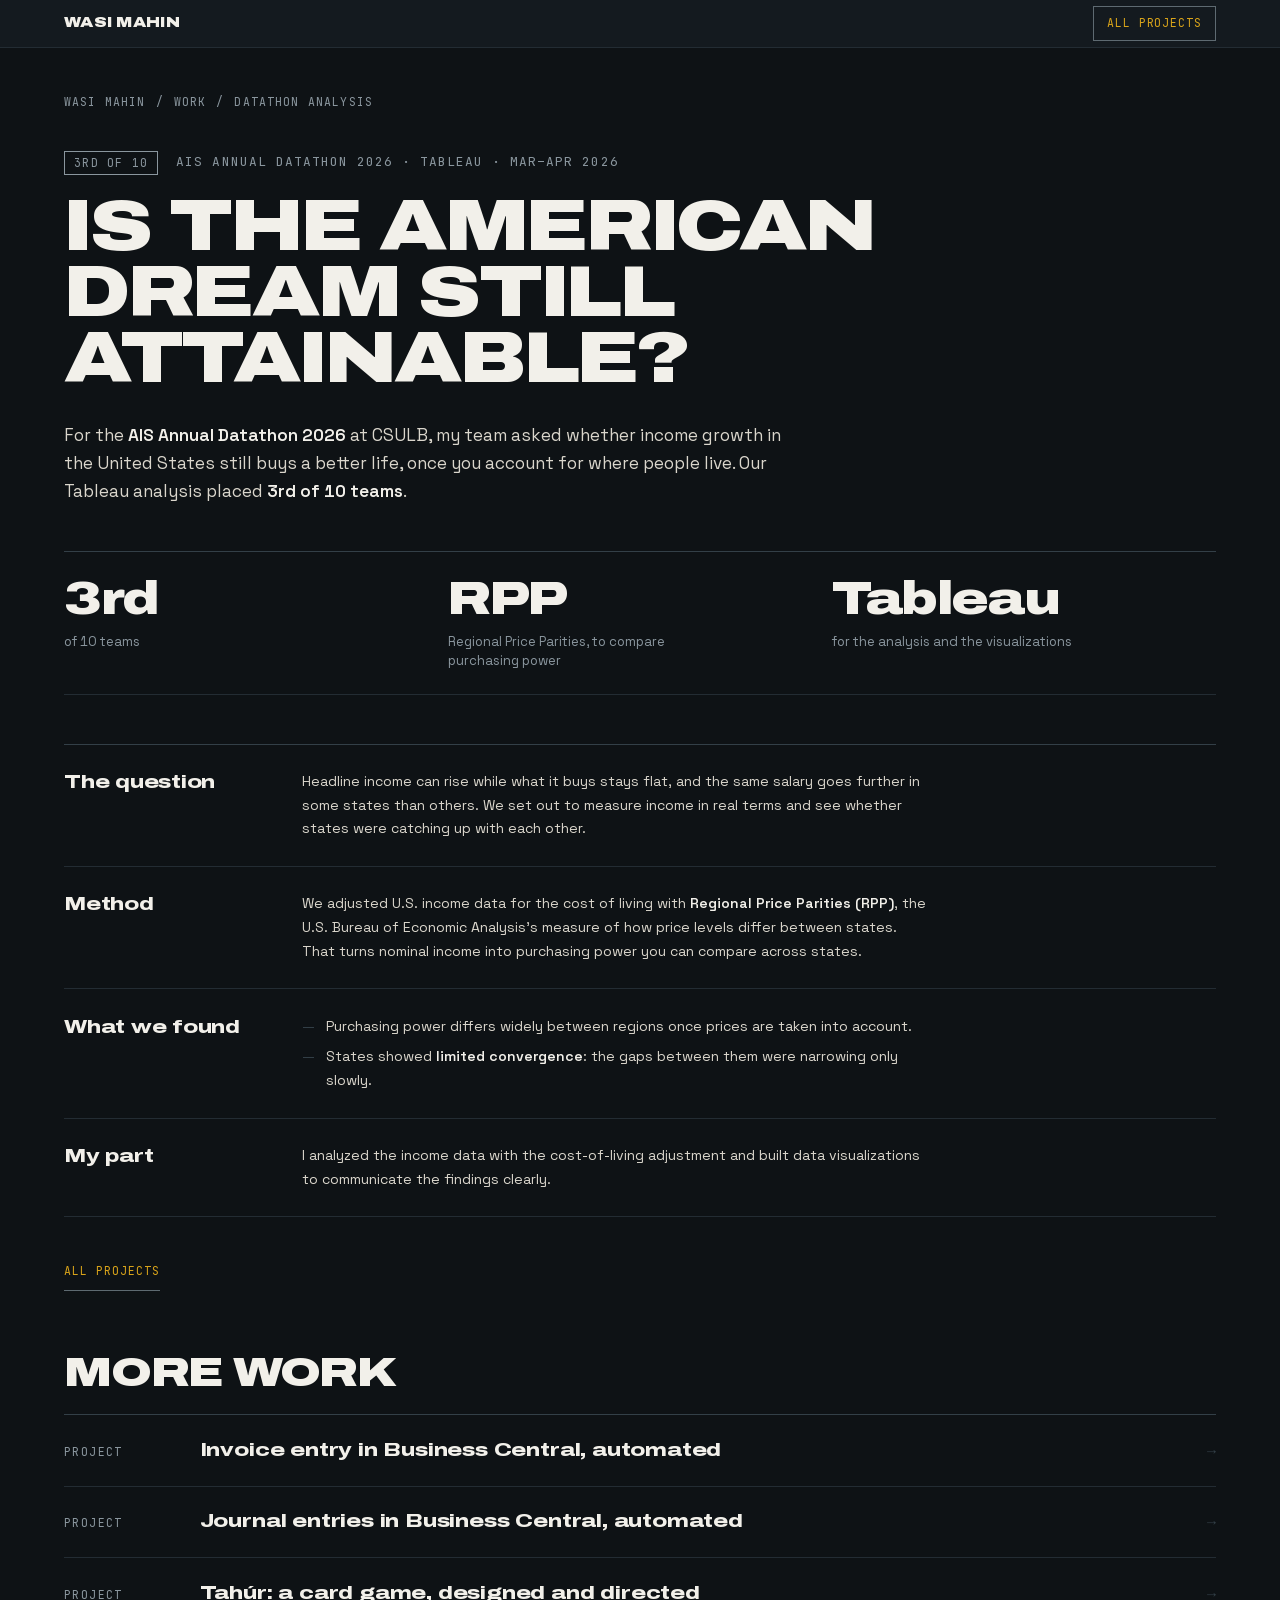
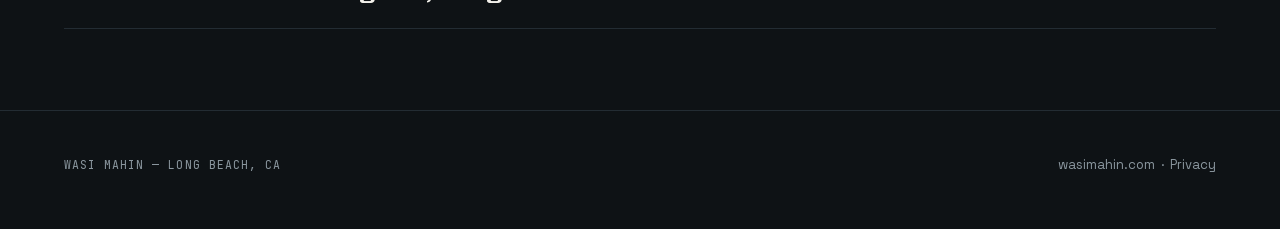
<file: american-dream-datathon.html>
<!DOCTYPE html>
<html lang="en">
<head>
<meta charset="UTF-8"/>
<meta name="viewport" content="width=device-width, initial-scale=1.0"/>
<title>Is the American Dream still attainable? AIS Datathon 2026 | Wasi Mahin</title>
<meta name="description" content="A team Tableau analysis of U.S. income adjusted for cost of living with Regional Price Parities. It placed 3rd of 10 teams at the AIS Annual Datathon 2026."/>
<meta name="author" content="Wasi Mahin"/>
<meta name="robots" content="index, follow, max-image-preview:large, max-snippet:-1"/>
<link rel="canonical" href="https://wasimahin.com/american-dream-datathon"/>
<meta name="theme-color" content="#0E1215"/>
<meta property="og:title" content="Is the American Dream still attainable? AIS Datathon 2026 | Wasi Mahin"/>
<meta property="og:description" content="A team Tableau analysis of U.S. income adjusted for cost of living with Regional Price Parities. It placed 3rd of 10 teams at the AIS Annual Datathon 2026."/>
<meta property="og:type" content="article"/>
<meta property="og:site_name" content="Wasi Mahin"/>
<meta property="og:url" content="https://wasimahin.com/american-dream-datathon"/>
<meta property="og:image" content="https://wasimahin.com/og-image.jpg?v=20261001b"/>
<meta property="og:image:width" content="1200"/>
<meta property="og:image:height" content="630"/>
<meta name="twitter:card" content="summary_large_image"/>
<link rel="icon" type="image/x-icon" href="favicon.ico"/>
<link rel="icon" type="image/png" sizes="32x32" href="favicon-32.png"/>
<link rel="apple-touch-icon" sizes="180x180" href="apple-touch-icon.png"/>
<link rel="preload" href="fonts/archivo-normal-500-900.woff2" as="font" type="font/woff2" crossorigin/>
<link rel="preload" href="fonts/jetbrains-mono-normal-400.woff2" as="font" type="font/woff2" crossorigin/>
<script type="application/ld+json">
{
  "@context": "https://schema.org",
  "@graph": [
    {
      "@type": "Article",
      "@id": "https://wasimahin.com/american-dream-datathon#article",
      "headline": "Is the American Dream still attainable?",
      "description": "A team Tableau analysis of U.S. income adjusted for cost of living with Regional Price Parities. It placed 3rd of 10 teams at the AIS Annual Datathon 2026.",
      "url": "https://wasimahin.com/american-dream-datathon",
      "mainEntityOfPage": "https://wasimahin.com/american-dream-datathon",
      "image": "https://wasimahin.com/og-image.jpg?v=20261001b",
      "inLanguage": "en-US",
      "datePublished": "2026-10-22",
      "dateModified": "2026-10-22",
      "author": {
        "@id": "https://wasimahin.com/#person"
      },
      "publisher": {
        "@id": "https://wasimahin.com/#person"
      },
      "isPartOf": {
        "@type": "WebSite",
        "@id": "https://wasimahin.com/#website",
        "name": "Wasi Mahin",
        "url": "https://wasimahin.com/"
      },
      "about": {
        "@type": "CreativeWork",
        "name": "Is the American Dream Still Attainable?",
        "award": "3rd place of 10 teams, AIS Annual Datathon 2026"
      }
    },
    {
      "@type": "Person",
      "@id": "https://wasimahin.com/#person",
      "name": "Wasi Mahin",
      "url": "https://wasimahin.com/",
      "jobTitle": "Financial Systems Assistant",
      "worksFor": {
        "@type": "Organization",
        "name": "Associated Students, Inc., California State University, Long Beach"
      },
      "sameAs": [
        "https://www.linkedin.com/in/wasi-mahin",
        "https://github.com/wasimahin"
      ]
    },
    {
      "@type": "BreadcrumbList",
      "itemListElement": [
        {
          "@type": "ListItem",
          "position": 1,
          "name": "Wasi Mahin",
          "item": "https://wasimahin.com/"
        },
        {
          "@type": "ListItem",
          "position": 2,
          "name": "Work",
          "item": "https://wasimahin.com/#work"
        },
        {
          "@type": "ListItem",
          "position": 3,
          "name": "Datathon analysis",
          "item": "https://wasimahin.com/american-dream-datathon"
        }
      ]
    }
  ]
}
</script>
<style>
/* ═══ 00 · FONTS (self-hosted, latin) ═══ */
@font-face{font-family:'Archivo';font-style:normal;font-weight:500 900;font-stretch:125%;font-display:swap;
  src:url('fonts/archivo-normal-500-900.woff2') format('woff2');
  unicode-range:U+0000-00FF,U+0131,U+0152-0153,U+02BB-02BC,U+02C6,U+02DA,U+02DC,U+0304,U+0308,U+0329,U+2000-206F,U+20AC,U+2122,U+2191,U+2193,U+2212,U+2215,U+FEFF,U+FFFD;}
@font-face{font-family:'JetBrains Mono';font-style:normal;font-weight:400;font-display:swap;
  src:url('fonts/jetbrains-mono-normal-400.woff2') format('woff2');}
@font-face{font-family:'JetBrains Mono';font-style:normal;font-weight:500;font-display:swap;
  src:url('fonts/jetbrains-mono-normal-500.woff2') format('woff2');}
@font-face{font-family:'Space Grotesk';font-style:normal;font-weight:300 700;font-display:swap;
  src:url('fonts/space-grotesk-normal-300-700.woff2') format('woff2');}

/* ═══ 01 · BOARD TOKENS — shared with index.html; keep in sync ═══ */
:root{
  --steel:#0E1215;--steel-2:#141A1F;--flap:#F2F0EA;--flap-2:#DAD6CC;--dim:#8A969E;
  --rule:#232C33;--rule-2:#333F47;--edge:#5E6A71;--amber:#D8A31A;--amber-ink:#0E1215;
  --pad:clamp(20px,5vw,72px);--flip:cubic-bezier(.16,1,.3,1);
}
*,*::before,*::after{box-sizing:border-box;margin:0;padding:0;}
html{-webkit-text-size-adjust:100%;}
body{
  background:var(--steel);color:var(--flap);
  font-family:'Space Grotesk',system-ui,sans-serif;font-weight:400;
  font-size:clamp(15px,1.05vw,16.5px);line-height:1.6;
  -webkit-font-smoothing:antialiased;overflow-x:hidden;
  font-variant-numeric:tabular-nums;font-feature-settings:'tnum' 1;
}

/* ═══ 02 · BROWSER SURFACES ═══ */
::selection{background:var(--amber);color:var(--amber-ink);}
::-moz-selection{background:var(--amber);color:var(--amber-ink);}
:root{scrollbar-color:var(--rule-2) var(--steel);scrollbar-width:thin;caret-color:var(--amber);}
::-webkit-scrollbar{width:11px;height:11px;}
::-webkit-scrollbar-track{background:var(--steel);}
::-webkit-scrollbar-thumb{background:var(--rule-2);border:3px solid var(--steel);border-radius:0;}
::-webkit-scrollbar-thumb:hover{background:var(--dim);}
:focus-visible{outline:2px solid var(--amber);outline-offset:3px;}
a{color:inherit;text-decoration-color:var(--rule-2);text-underline-offset:.22em;text-decoration-thickness:1px;}
a:hover{text-decoration-color:var(--amber);}
.skip{position:absolute;left:-9999px;top:0;background:var(--amber);color:var(--amber-ink);
  padding:12px 18px;font-family:'JetBrains Mono',monospace;font-size:12px;z-index:99;}
.skip:focus{left:0;}

/* ═══ 03 · BOARD PRIMITIVES ═══ */
.wrap{max-width:1560px;margin:0 auto;padding-inline:var(--pad);}
.strip{position:sticky;top:0;z-index:40;background:var(--steel-2);border-bottom:1px solid var(--rule);}
.strip-in{display:flex;align-items:center;gap:clamp(14px,2.4vw,34px);
  height:clamp(42px,5.2vh,52px);overflow:hidden;white-space:nowrap;}
.strip-mark{font-family:'Archivo',sans-serif;font-variation-settings:'wdth' 125;
  font-weight:900;font-size:clamp(12px,1.1vw,14px);letter-spacing:.02em;color:var(--flap);
  margin-right:auto;text-transform:uppercase;text-decoration:none;}
.strip-cta{font-family:'JetBrains Mono',monospace;font-size:clamp(11px,.9vw,12px);
  letter-spacing:.08em;text-transform:uppercase;color:var(--amber);
  border:1px solid var(--edge);padding:7px 13px;text-decoration:none;transition:.22s var(--flip);}
.strip-cta:hover{background:var(--amber);color:var(--amber-ink);border-color:var(--amber);}
.flap{display:inline-block;animation:flapin .5s var(--flip) both;}
@keyframes flapin{
  0%{transform:translateY(-38%) rotateX(-82deg);opacity:0;filter:blur(3px);}
  100%{transform:none;opacity:1;filter:blur(0);}
}
@media (prefers-reduced-motion:reduce){.flap{animation:none;}}

.board{border-top:1px solid var(--rule-2);}
.flag{font-family:'JetBrains Mono',monospace;font-size:11.5px;letter-spacing:.11em;
  text-transform:uppercase;padding:5px 9px;border:1px solid currentColor;
  display:inline-block;white-space:nowrap;line-height:1;}
.flag.live{color:var(--amber);}
.flag.done{color:var(--dim);}

.ch{display:grid;grid-template-columns:clamp(84px,9vw,124px) minmax(0,1fr) 28px;
  gap:clamp(10px,1.6vw,26px);align-items:baseline;text-decoration:none;
  padding-block:clamp(16px,2.2vh,24px);border-bottom:1px solid var(--rule);transition:background .2s ease;}
.ch:hover{background:var(--steel-2);}
.ch-k{font-family:'JetBrains Mono',monospace;font-size:11.5px;letter-spacing:.12em;
  text-transform:uppercase;color:var(--dim);}
.ch-v{font-family:'Archivo',sans-serif;font-variation-settings:'wdth' 125;font-weight:800;
  font-size:clamp(16px,1.5vw,21px);letter-spacing:-.01em;color:var(--flap);word-break:break-word;}
.ch-go{font-family:'JetBrains Mono',monospace;font-size:15px;color:var(--rule-2);
  justify-self:end;transition:.22s var(--flip);}
.ch:hover .ch-go{color:var(--amber);transform:translateX(4px);}

.foot{border-top:1px solid var(--rule);padding-block:clamp(26px,4vh,42px) clamp(34px,5vh,56px);
  display:flex;justify-content:space-between;gap:18px;flex-wrap:wrap;align-items:center;}
.foot-mono{font-family:'JetBrains Mono',monospace;font-size:11.5px;color:var(--dim);
  letter-spacing:.09em;text-transform:uppercase;}
.foot-note{font-size:13px;color:var(--dim);}
.foot a{color:var(--dim);text-decoration:none;display:inline-block;padding-block:8px;}
.foot a:hover{color:var(--amber);}

/* ═══ CASE STUDY — one project per page, read as a board ═══ */
.cs{padding-block:clamp(30px,5vh,64px) clamp(56px,9vh,116px);}
.crumbs{font-family:'JetBrains Mono',monospace;font-size:11.5px;letter-spacing:.1em;
  text-transform:uppercase;color:var(--dim);display:flex;flex-wrap:wrap;gap:6px 10px;}
.crumbs a{color:var(--dim);text-decoration:none;}
.crumbs a:hover{color:var(--amber);}
.cs-top{margin-top:clamp(26px,4.4vh,52px);display:flex;flex-wrap:wrap;gap:12px 18px;align-items:center;}
.cs-kicker{font-family:'JetBrains Mono',monospace;font-size:clamp(11px,1vw,13px);
  letter-spacing:.08em;text-transform:uppercase;color:var(--dim);}
.cs h1{margin-top:clamp(14px,2.2vh,22px);font-family:'Archivo',sans-serif;font-variation-settings:'wdth' 125;
  font-weight:900;text-transform:uppercase;font-size:clamp(34px,5.6vw,84px);line-height:.92;
  letter-spacing:-.032em;color:var(--flap);max-width:17ch;}
.cs-lede{margin-top:clamp(22px,3.4vh,36px);max-width:66ch;color:var(--flap-2);
  font-size:clamp(16px,1.35vw,20px);line-height:1.62;}
.cs-lede b{color:var(--flap);font-weight:600;}
.kf{margin-top:clamp(30px,5vh,56px);display:grid;grid-template-columns:repeat(auto-fit,minmax(150px,1fr));
  border-top:1px solid var(--rule-2);}
.kf > div{padding:clamp(18px,2.6vh,28px) clamp(14px,1.6vw,24px) clamp(18px,2.6vh,28px) 0;
  border-bottom:1px solid var(--rule);}
.kf-n{display:block;font-family:'Archivo',sans-serif;font-variation-settings:'wdth' 125;font-weight:900;
  font-size:clamp(30px,3.6vw,52px);line-height:1;letter-spacing:-.03em;color:var(--flap);}
.kf-l{display:block;margin-top:10px;color:var(--dim);font-size:clamp(13px,1vw,14.5px);line-height:1.5;max-width:30ch;}
.cs-board{margin-top:clamp(34px,5.4vh,64px);}
.sec{display:grid;grid-template-columns:clamp(150px,17vw,240px) minmax(0,1fr);
  gap:clamp(10px,1.6vw,26px);padding-block:clamp(20px,2.8vh,32px);border-bottom:1px solid var(--rule);}
.sec h2{font-family:'Archivo',sans-serif;font-variation-settings:'wdth' 125;font-weight:800;
  font-size:clamp(16px,1.5vw,21px);letter-spacing:-.012em;color:var(--flap);line-height:1.3;}
.sec-d{color:var(--flap-2);font-size:clamp(14px,1.1vw,16px);line-height:1.68;max-width:70ch;}
.sec-d p + p,.sec-d p + ul,.sec-d ul + p,.sec-d p + .steps,.sec-d .steps + p{margin-top:12px;}
.sec-d b{color:var(--flap);font-weight:600;}
.sec-d code{font-family:'JetBrains Mono',monospace;font-size:.86em;color:var(--flap);}
.sec-d ul{list-style:none;display:flex;flex-direction:column;gap:7px;}
.sec-d li{display:grid;grid-template-columns:16px 1fr;gap:8px;}
.sec-d li::before{content:'—';color:var(--rule-2);}
.steps{display:flex;flex-direction:column;gap:10px;}
.steps div{display:grid;grid-template-columns:26px 1fr;gap:10px;align-items:baseline;}
.steps span{font-family:'JetBrains Mono',monospace;font-size:11.5px;color:var(--rule-2);}
.split{display:grid;grid-template-columns:1fr 1fr;gap:clamp(14px,2vw,30px);}
.split h3{font-family:'JetBrains Mono',monospace;font-size:11.5px;letter-spacing:.12em;
  text-transform:uppercase;color:var(--dim);font-weight:400;margin-bottom:10px;}
.cs-links{margin-top:clamp(26px,4vh,44px);display:flex;flex-wrap:wrap;gap:10px 26px;}
.cs-link{font-family:'JetBrains Mono',monospace;font-size:11.5px;letter-spacing:.09em;
  text-transform:uppercase;color:var(--amber);text-decoration:none;border-bottom:1px solid var(--edge);
  padding:9px 0;transition:.2s;}
.cs-link:hover{border-bottom-color:var(--amber);}
.more{margin-top:clamp(48px,7vh,88px);}
.more h2{font-family:'Archivo',sans-serif;font-variation-settings:'wdth' 125;font-weight:900;
  text-transform:uppercase;font-size:clamp(24px,3.2vw,42px);line-height:.95;letter-spacing:-.03em;
  margin-bottom:clamp(16px,2.4vh,26px);}

@media (max-width:560px){ .strip-in{gap:10px;} }
@media (max-width:440px){ .strip-in{gap:7px;} .strip-cta{padding:7px 10px;} }
@media (max-width:760px){
  .sec{grid-template-columns:1fr;gap:8px;}
  .split{grid-template-columns:1fr;}
  .ch{grid-template-columns:1fr 28px;gap:4px 10px;}
  .ch-k{grid-column:1/-1;}
}
</style>
</head>
<body>
<a class="skip" href="#main">Skip to content</a>

<div class="strip">
  <div class="wrap strip-in">
    <a class="strip-mark flap" href="./">Wasi Mahin</a>
    <a class="strip-cta" href="./#work">All projects</a>
  </div>
</div>

<main id="main" class="wrap cs">
  <nav class="crumbs" aria-label="Breadcrumb"><a href="./">Wasi Mahin</a><span aria-hidden="true">/</span><a href="./#work">Work</a><span aria-hidden="true">/</span><span>Datathon analysis</span></nav>
  <div class="cs-top"><span class="flag done flap">3rd of 10</span><span class="cs-kicker">AIS Annual Datathon 2026 · Tableau · Mar–Apr 2026</span></div>
  <h1 class="flap">Is the American Dream still attainable?</h1>
  <p class="cs-lede">For the <b>AIS Annual Datathon 2026</b> at CSULB, my team asked whether income growth in the United States still buys a better life, once you account for where people live. Our Tableau analysis placed <b>3rd of 10 teams</b>.</p>

  <div class="kf">
    <div><span class="kf-n">3rd</span><span class="kf-l">of 10 teams</span></div>
    <div><span class="kf-n">RPP</span><span class="kf-l">Regional Price Parities, to compare purchasing power</span></div>
    <div><span class="kf-n">Tableau</span><span class="kf-l">for the analysis and the visualizations</span></div>
  </div>

  <div class="board cs-board">
    <section class="sec">
      <h2>The question</h2>
      <div class="sec-d">
        <p>Headline income can rise while what it buys stays flat, and the same salary goes further in some states than others. We set out to measure income in real terms and see whether states were catching up with each other.</p>
      </div>
    </section>
    <section class="sec">
      <h2>Method</h2>
      <div class="sec-d">
        <p>We adjusted U.S. income data for the cost of living with <b>Regional Price Parities (RPP)</b>, the U.S. Bureau of Economic Analysis's measure of how price levels differ between states. That turns nominal income into purchasing power you can compare across states.</p>
      </div>
    </section>
    <section class="sec">
      <h2>What we found</h2>
      <div class="sec-d">
        <ul>
          <li><span>Purchasing power differs widely between regions once prices are taken into account.</span></li>
          <li><span>States showed <b>limited convergence</b>: the gaps between them were narrowing only slowly.</span></li>
        </ul>
      </div>
    </section>
    <section class="sec">
      <h2>My part</h2>
      <div class="sec-d">
        <p>I analyzed the income data with the cost-of-living adjustment and built data visualizations to communicate the findings clearly.</p>
      </div>
    </section>
  </div>

  <div class="cs-links">
    <a class="cs-link" href="./#work">All projects</a>
  </div>

  <section class="more" aria-labelledby="more-h">
    <h2 id="more-h">More work</h2>
    <div class="board">
    <a class="ch" href="business-central-invoice-automation">
      <span class="ch-k">Project</span>
      <span class="ch-v">Invoice entry in Business Central, automated</span>
      <span class="ch-go" aria-hidden="true">&rarr;</span>
    </a>
    <a class="ch" href="business-central-journal-entry-automation">
      <span class="ch-k">Project</span>
      <span class="ch-v">Journal entries in Business Central, automated</span>
      <span class="ch-go" aria-hidden="true">&rarr;</span>
    </a>
    <a class="ch" href="tahur">
      <span class="ch-k">Project</span>
      <span class="ch-v">Tahúr: a card game, designed and directed</span>
      <span class="ch-go" aria-hidden="true">&rarr;</span>
    </a>
    </div>
  </section>
</main>

<footer class="wrap foot">
  <span class="foot-mono">Wasi Mahin — Long Beach, CA</span>
  <span class="foot-note"><a href="./">wasimahin.com</a> &nbsp;·&nbsp; <a href="privacy">Privacy</a></span>
</footer>

<script>
(function(){
  if(window.matchMedia && window.matchMedia('(prefers-reduced-motion: reduce)').matches) return;
  var f=document.querySelectorAll('.flap'), k=0;
  for(var i=0;i<f.length;i++){
    if(f[i].classList.contains('flag')){ f[i].style.animationDelay=(420+k*140)+'ms'; k++; }
    else { f[i].style.animationDelay=(i*70)+'ms'; }
  }
})();
</script>
</body>
</html>
</file>
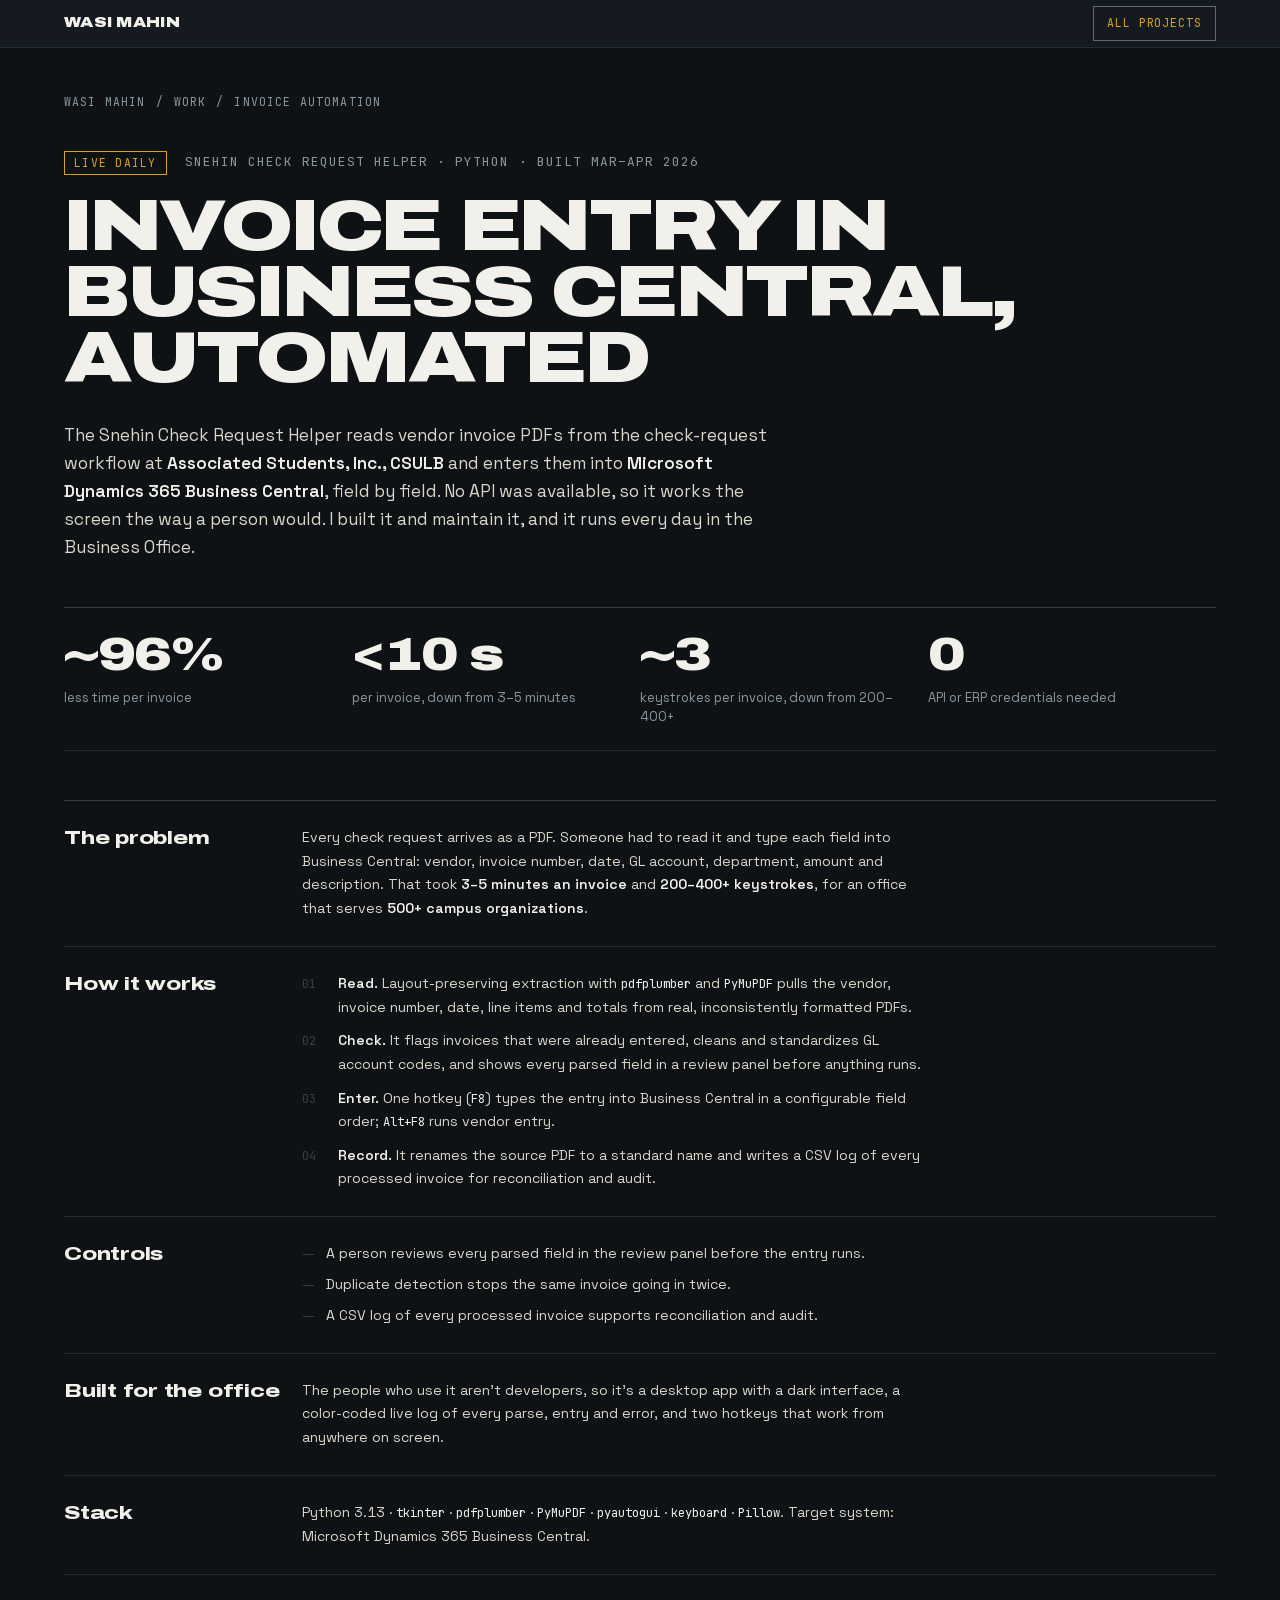
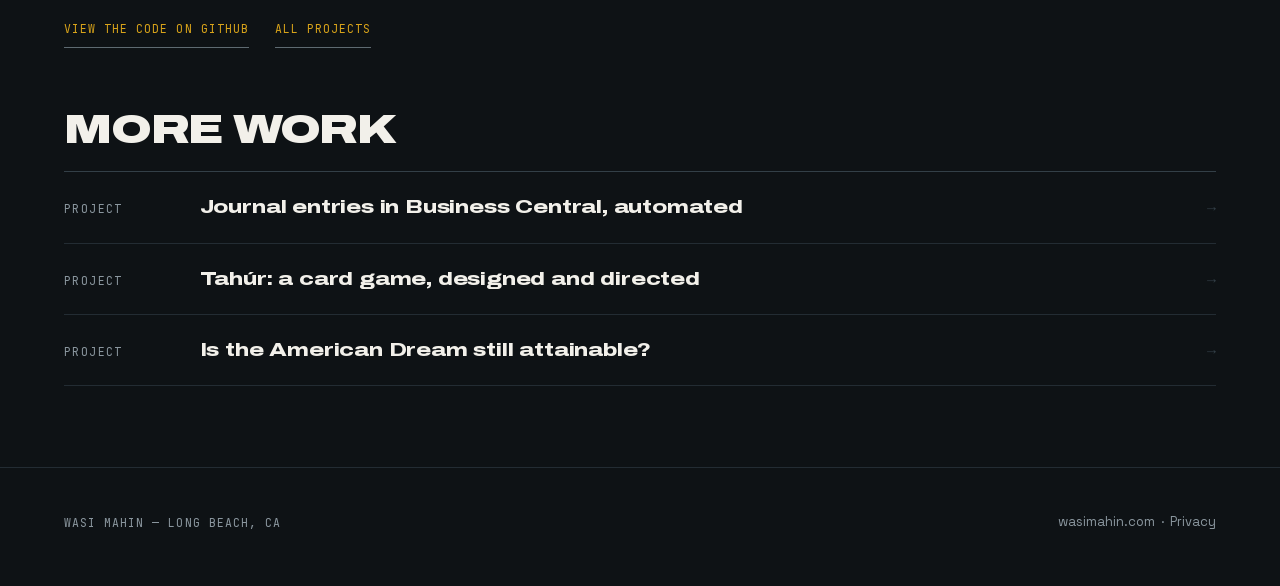
<file: business-central-invoice-automation.html>
<!DOCTYPE html>
<html lang="en">
<head>
<meta charset="UTF-8"/>
<meta name="viewport" content="width=device-width, initial-scale=1.0"/>
<title>Business Central invoice automation with Python, no API | Wasi Mahin</title>
<meta name="description" content="How a Python tool reads vendor invoice PDFs and enters them into Dynamics 365 Business Central without an API: 3–5 minutes per invoice down to under 10 seconds."/>
<meta name="author" content="Wasi Mahin"/>
<meta name="robots" content="index, follow, max-image-preview:large, max-snippet:-1"/>
<link rel="canonical" href="https://wasimahin.com/business-central-invoice-automation"/>
<meta name="theme-color" content="#0E1215"/>
<meta property="og:title" content="Business Central invoice automation with Python, no API | Wasi Mahin"/>
<meta property="og:description" content="How a Python tool reads vendor invoice PDFs and enters them into Dynamics 365 Business Central without an API: 3–5 minutes per invoice down to under 10 seconds."/>
<meta property="og:type" content="article"/>
<meta property="og:site_name" content="Wasi Mahin"/>
<meta property="og:url" content="https://wasimahin.com/business-central-invoice-automation"/>
<meta property="og:image" content="https://wasimahin.com/og-image.jpg?v=20261001b"/>
<meta property="og:image:width" content="1200"/>
<meta property="og:image:height" content="630"/>
<meta name="twitter:card" content="summary_large_image"/>
<link rel="icon" type="image/x-icon" href="favicon.ico"/>
<link rel="icon" type="image/png" sizes="32x32" href="favicon-32.png"/>
<link rel="apple-touch-icon" sizes="180x180" href="apple-touch-icon.png"/>
<link rel="preload" href="fonts/archivo-normal-500-900.woff2" as="font" type="font/woff2" crossorigin/>
<link rel="preload" href="fonts/jetbrains-mono-normal-400.woff2" as="font" type="font/woff2" crossorigin/>
<script type="application/ld+json">
{
  "@context": "https://schema.org",
  "@graph": [
    {
      "@type": "TechArticle",
      "@id": "https://wasimahin.com/business-central-invoice-automation#article",
      "headline": "Invoice entry in Business Central, automated",
      "description": "How a Python tool reads vendor invoice PDFs and enters them into Dynamics 365 Business Central without an API: 3–5 minutes per invoice down to under 10 seconds.",
      "url": "https://wasimahin.com/business-central-invoice-automation",
      "mainEntityOfPage": "https://wasimahin.com/business-central-invoice-automation",
      "image": "https://wasimahin.com/og-image.jpg?v=20261001b",
      "inLanguage": "en-US",
      "datePublished": "2026-10-22",
      "dateModified": "2026-10-22",
      "author": {
        "@id": "https://wasimahin.com/#person"
      },
      "publisher": {
        "@id": "https://wasimahin.com/#person"
      },
      "isPartOf": {
        "@type": "WebSite",
        "@id": "https://wasimahin.com/#website",
        "name": "Wasi Mahin",
        "url": "https://wasimahin.com/"
      },
      "about": {
        "@type": "SoftwareSourceCode",
        "@id": "https://wasimahin.com/#snehin-check-request-helper",
        "name": "Snehin Check Request Helper",
        "codeRepository": "https://github.com/wasimahin/snehin-check-request-helper",
        "programmingLanguage": "Python",
        "runtimePlatform": "Microsoft Dynamics 365 Business Central"
      }
    },
    {
      "@type": "Person",
      "@id": "https://wasimahin.com/#person",
      "name": "Wasi Mahin",
      "url": "https://wasimahin.com/",
      "jobTitle": "Financial Systems Assistant",
      "worksFor": {
        "@type": "Organization",
        "name": "Associated Students, Inc., California State University, Long Beach"
      },
      "sameAs": [
        "https://www.linkedin.com/in/wasi-mahin",
        "https://github.com/wasimahin"
      ]
    },
    {
      "@type": "BreadcrumbList",
      "itemListElement": [
        {
          "@type": "ListItem",
          "position": 1,
          "name": "Wasi Mahin",
          "item": "https://wasimahin.com/"
        },
        {
          "@type": "ListItem",
          "position": 2,
          "name": "Work",
          "item": "https://wasimahin.com/#work"
        },
        {
          "@type": "ListItem",
          "position": 3,
          "name": "Invoice automation",
          "item": "https://wasimahin.com/business-central-invoice-automation"
        }
      ]
    }
  ]
}
</script>
<style>
/* ═══ 00 · FONTS (self-hosted, latin) ═══ */
@font-face{font-family:'Archivo';font-style:normal;font-weight:500 900;font-stretch:125%;font-display:swap;
  src:url('fonts/archivo-normal-500-900.woff2') format('woff2');
  unicode-range:U+0000-00FF,U+0131,U+0152-0153,U+02BB-02BC,U+02C6,U+02DA,U+02DC,U+0304,U+0308,U+0329,U+2000-206F,U+20AC,U+2122,U+2191,U+2193,U+2212,U+2215,U+FEFF,U+FFFD;}
@font-face{font-family:'JetBrains Mono';font-style:normal;font-weight:400;font-display:swap;
  src:url('fonts/jetbrains-mono-normal-400.woff2') format('woff2');}
@font-face{font-family:'JetBrains Mono';font-style:normal;font-weight:500;font-display:swap;
  src:url('fonts/jetbrains-mono-normal-500.woff2') format('woff2');}
@font-face{font-family:'Space Grotesk';font-style:normal;font-weight:300 700;font-display:swap;
  src:url('fonts/space-grotesk-normal-300-700.woff2') format('woff2');}

/* ═══ 01 · BOARD TOKENS — shared with index.html; keep in sync ═══ */
:root{
  --steel:#0E1215;--steel-2:#141A1F;--flap:#F2F0EA;--flap-2:#DAD6CC;--dim:#8A969E;
  --rule:#232C33;--rule-2:#333F47;--edge:#5E6A71;--amber:#D8A31A;--amber-ink:#0E1215;
  --pad:clamp(20px,5vw,72px);--flip:cubic-bezier(.16,1,.3,1);
}
*,*::before,*::after{box-sizing:border-box;margin:0;padding:0;}
html{-webkit-text-size-adjust:100%;}
body{
  background:var(--steel);color:var(--flap);
  font-family:'Space Grotesk',system-ui,sans-serif;font-weight:400;
  font-size:clamp(15px,1.05vw,16.5px);line-height:1.6;
  -webkit-font-smoothing:antialiased;overflow-x:hidden;
  font-variant-numeric:tabular-nums;font-feature-settings:'tnum' 1;
}

/* ═══ 02 · BROWSER SURFACES ═══ */
::selection{background:var(--amber);color:var(--amber-ink);}
::-moz-selection{background:var(--amber);color:var(--amber-ink);}
:root{scrollbar-color:var(--rule-2) var(--steel);scrollbar-width:thin;caret-color:var(--amber);}
::-webkit-scrollbar{width:11px;height:11px;}
::-webkit-scrollbar-track{background:var(--steel);}
::-webkit-scrollbar-thumb{background:var(--rule-2);border:3px solid var(--steel);border-radius:0;}
::-webkit-scrollbar-thumb:hover{background:var(--dim);}
:focus-visible{outline:2px solid var(--amber);outline-offset:3px;}
a{color:inherit;text-decoration-color:var(--rule-2);text-underline-offset:.22em;text-decoration-thickness:1px;}
a:hover{text-decoration-color:var(--amber);}
.skip{position:absolute;left:-9999px;top:0;background:var(--amber);color:var(--amber-ink);
  padding:12px 18px;font-family:'JetBrains Mono',monospace;font-size:12px;z-index:99;}
.skip:focus{left:0;}

/* ═══ 03 · BOARD PRIMITIVES ═══ */
.wrap{max-width:1560px;margin:0 auto;padding-inline:var(--pad);}
.strip{position:sticky;top:0;z-index:40;background:var(--steel-2);border-bottom:1px solid var(--rule);}
.strip-in{display:flex;align-items:center;gap:clamp(14px,2.4vw,34px);
  height:clamp(42px,5.2vh,52px);overflow:hidden;white-space:nowrap;}
.strip-mark{font-family:'Archivo',sans-serif;font-variation-settings:'wdth' 125;
  font-weight:900;font-size:clamp(12px,1.1vw,14px);letter-spacing:.02em;color:var(--flap);
  margin-right:auto;text-transform:uppercase;text-decoration:none;}
.strip-cta{font-family:'JetBrains Mono',monospace;font-size:clamp(11px,.9vw,12px);
  letter-spacing:.08em;text-transform:uppercase;color:var(--amber);
  border:1px solid var(--edge);padding:7px 13px;text-decoration:none;transition:.22s var(--flip);}
.strip-cta:hover{background:var(--amber);color:var(--amber-ink);border-color:var(--amber);}
.flap{display:inline-block;animation:flapin .5s var(--flip) both;}
@keyframes flapin{
  0%{transform:translateY(-38%) rotateX(-82deg);opacity:0;filter:blur(3px);}
  100%{transform:none;opacity:1;filter:blur(0);}
}
@media (prefers-reduced-motion:reduce){.flap{animation:none;}}

.board{border-top:1px solid var(--rule-2);}
.flag{font-family:'JetBrains Mono',monospace;font-size:11.5px;letter-spacing:.11em;
  text-transform:uppercase;padding:5px 9px;border:1px solid currentColor;
  display:inline-block;white-space:nowrap;line-height:1;}
.flag.live{color:var(--amber);}
.flag.done{color:var(--dim);}

.ch{display:grid;grid-template-columns:clamp(84px,9vw,124px) minmax(0,1fr) 28px;
  gap:clamp(10px,1.6vw,26px);align-items:baseline;text-decoration:none;
  padding-block:clamp(16px,2.2vh,24px);border-bottom:1px solid var(--rule);transition:background .2s ease;}
.ch:hover{background:var(--steel-2);}
.ch-k{font-family:'JetBrains Mono',monospace;font-size:11.5px;letter-spacing:.12em;
  text-transform:uppercase;color:var(--dim);}
.ch-v{font-family:'Archivo',sans-serif;font-variation-settings:'wdth' 125;font-weight:800;
  font-size:clamp(16px,1.5vw,21px);letter-spacing:-.01em;color:var(--flap);word-break:break-word;}
.ch-go{font-family:'JetBrains Mono',monospace;font-size:15px;color:var(--rule-2);
  justify-self:end;transition:.22s var(--flip);}
.ch:hover .ch-go{color:var(--amber);transform:translateX(4px);}

.foot{border-top:1px solid var(--rule);padding-block:clamp(26px,4vh,42px) clamp(34px,5vh,56px);
  display:flex;justify-content:space-between;gap:18px;flex-wrap:wrap;align-items:center;}
.foot-mono{font-family:'JetBrains Mono',monospace;font-size:11.5px;color:var(--dim);
  letter-spacing:.09em;text-transform:uppercase;}
.foot-note{font-size:13px;color:var(--dim);}
.foot a{color:var(--dim);text-decoration:none;display:inline-block;padding-block:8px;}
.foot a:hover{color:var(--amber);}

/* ═══ CASE STUDY — one project per page, read as a board ═══ */
.cs{padding-block:clamp(30px,5vh,64px) clamp(56px,9vh,116px);}
.crumbs{font-family:'JetBrains Mono',monospace;font-size:11.5px;letter-spacing:.1em;
  text-transform:uppercase;color:var(--dim);display:flex;flex-wrap:wrap;gap:6px 10px;}
.crumbs a{color:var(--dim);text-decoration:none;}
.crumbs a:hover{color:var(--amber);}
.cs-top{margin-top:clamp(26px,4.4vh,52px);display:flex;flex-wrap:wrap;gap:12px 18px;align-items:center;}
.cs-kicker{font-family:'JetBrains Mono',monospace;font-size:clamp(11px,1vw,13px);
  letter-spacing:.08em;text-transform:uppercase;color:var(--dim);}
.cs h1{margin-top:clamp(14px,2.2vh,22px);font-family:'Archivo',sans-serif;font-variation-settings:'wdth' 125;
  font-weight:900;text-transform:uppercase;font-size:clamp(34px,5.6vw,84px);line-height:.92;
  letter-spacing:-.032em;color:var(--flap);max-width:17ch;}
.cs-lede{margin-top:clamp(22px,3.4vh,36px);max-width:66ch;color:var(--flap-2);
  font-size:clamp(16px,1.35vw,20px);line-height:1.62;}
.cs-lede b{color:var(--flap);font-weight:600;}
.kf{margin-top:clamp(30px,5vh,56px);display:grid;grid-template-columns:repeat(auto-fit,minmax(150px,1fr));
  border-top:1px solid var(--rule-2);}
.kf > div{padding:clamp(18px,2.6vh,28px) clamp(14px,1.6vw,24px) clamp(18px,2.6vh,28px) 0;
  border-bottom:1px solid var(--rule);}
.kf-n{display:block;font-family:'Archivo',sans-serif;font-variation-settings:'wdth' 125;font-weight:900;
  font-size:clamp(30px,3.6vw,52px);line-height:1;letter-spacing:-.03em;color:var(--flap);}
.kf-l{display:block;margin-top:10px;color:var(--dim);font-size:clamp(13px,1vw,14.5px);line-height:1.5;max-width:30ch;}
.cs-board{margin-top:clamp(34px,5.4vh,64px);}
.sec{display:grid;grid-template-columns:clamp(150px,17vw,240px) minmax(0,1fr);
  gap:clamp(10px,1.6vw,26px);padding-block:clamp(20px,2.8vh,32px);border-bottom:1px solid var(--rule);}
.sec h2{font-family:'Archivo',sans-serif;font-variation-settings:'wdth' 125;font-weight:800;
  font-size:clamp(16px,1.5vw,21px);letter-spacing:-.012em;color:var(--flap);line-height:1.3;}
.sec-d{color:var(--flap-2);font-size:clamp(14px,1.1vw,16px);line-height:1.68;max-width:70ch;}
.sec-d p + p,.sec-d p + ul,.sec-d ul + p,.sec-d p + .steps,.sec-d .steps + p{margin-top:12px;}
.sec-d b{color:var(--flap);font-weight:600;}
.sec-d code{font-family:'JetBrains Mono',monospace;font-size:.86em;color:var(--flap);}
.sec-d ul{list-style:none;display:flex;flex-direction:column;gap:7px;}
.sec-d li{display:grid;grid-template-columns:16px 1fr;gap:8px;}
.sec-d li::before{content:'—';color:var(--rule-2);}
.steps{display:flex;flex-direction:column;gap:10px;}
.steps div{display:grid;grid-template-columns:26px 1fr;gap:10px;align-items:baseline;}
.steps span{font-family:'JetBrains Mono',monospace;font-size:11.5px;color:var(--rule-2);}
.split{display:grid;grid-template-columns:1fr 1fr;gap:clamp(14px,2vw,30px);}
.split h3{font-family:'JetBrains Mono',monospace;font-size:11.5px;letter-spacing:.12em;
  text-transform:uppercase;color:var(--dim);font-weight:400;margin-bottom:10px;}
.cs-links{margin-top:clamp(26px,4vh,44px);display:flex;flex-wrap:wrap;gap:10px 26px;}
.cs-link{font-family:'JetBrains Mono',monospace;font-size:11.5px;letter-spacing:.09em;
  text-transform:uppercase;color:var(--amber);text-decoration:none;border-bottom:1px solid var(--edge);
  padding:9px 0;transition:.2s;}
.cs-link:hover{border-bottom-color:var(--amber);}
.more{margin-top:clamp(48px,7vh,88px);}
.more h2{font-family:'Archivo',sans-serif;font-variation-settings:'wdth' 125;font-weight:900;
  text-transform:uppercase;font-size:clamp(24px,3.2vw,42px);line-height:.95;letter-spacing:-.03em;
  margin-bottom:clamp(16px,2.4vh,26px);}

@media (max-width:560px){ .strip-in{gap:10px;} }
@media (max-width:440px){ .strip-in{gap:7px;} .strip-cta{padding:7px 10px;} }
@media (max-width:760px){
  .sec{grid-template-columns:1fr;gap:8px;}
  .split{grid-template-columns:1fr;}
  .ch{grid-template-columns:1fr 28px;gap:4px 10px;}
  .ch-k{grid-column:1/-1;}
}
</style>
</head>
<body>
<a class="skip" href="#main">Skip to content</a>

<div class="strip">
  <div class="wrap strip-in">
    <a class="strip-mark flap" href="./">Wasi Mahin</a>
    <a class="strip-cta" href="./#work">All projects</a>
  </div>
</div>

<main id="main" class="wrap cs">
  <nav class="crumbs" aria-label="Breadcrumb"><a href="./">Wasi Mahin</a><span aria-hidden="true">/</span><a href="./#work">Work</a><span aria-hidden="true">/</span><span>Invoice automation</span></nav>
  <div class="cs-top"><span class="flag live flap">Live daily</span><span class="cs-kicker">Snehin Check Request Helper · Python · Built Mar–Apr 2026</span></div>
  <h1 class="flap">Invoice entry in Business Central, automated</h1>
  <p class="cs-lede">The Snehin Check Request Helper reads vendor invoice PDFs from the check-request workflow at <b>Associated Students, Inc., CSULB</b> and enters them into <b>Microsoft Dynamics 365 Business Central</b>, field by field. No API was available, so it works the screen the way a person would. I built it and maintain it, and it runs every day in the Business Office.</p>

  <div class="kf">
    <div><span class="kf-n">~96%</span><span class="kf-l">less time per invoice</span></div>
    <div><span class="kf-n">&lt;10 s</span><span class="kf-l">per invoice, down from 3–5 minutes</span></div>
    <div><span class="kf-n">~3</span><span class="kf-l">keystrokes per invoice, down from 200–400+</span></div>
    <div><span class="kf-n">0</span><span class="kf-l">API or ERP credentials needed</span></div>
  </div>

  <div class="board cs-board">
    <section class="sec">
      <h2>The problem</h2>
      <div class="sec-d">
        <p>Every check request arrives as a PDF. Someone had to read it and type each field into Business Central: vendor, invoice number, date, GL account, department, amount and description. That took <b>3–5 minutes an invoice</b> and <b>200–400+ keystrokes</b>, for an office that serves <b>500+ campus organizations</b>.</p>
      </div>
    </section>
    <section class="sec">
      <h2>How it works</h2>
      <div class="sec-d">
        <div class="steps">
          <div><span>01</span><p><b>Read.</b> Layout-preserving extraction with <code>pdfplumber</code> and <code>PyMuPDF</code> pulls the vendor, invoice number, date, line items and totals from real, inconsistently formatted PDFs.</p></div>
          <div><span>02</span><p><b>Check.</b> It flags invoices that were already entered, cleans and standardizes GL account codes, and shows every parsed field in a review panel before anything runs.</p></div>
          <div><span>03</span><p><b>Enter.</b> One hotkey (<code>F8</code>) types the entry into Business Central in a configurable field order; <code>Alt+F8</code> runs vendor entry.</p></div>
          <div><span>04</span><p><b>Record.</b> It renames the source PDF to a standard name and writes a CSV log of every processed invoice for reconciliation and audit.</p></div>
        </div>
      </div>
    </section>
    <section class="sec">
      <h2>Controls</h2>
      <div class="sec-d">
        <ul>
          <li><span>A person reviews every parsed field in the review panel before the entry runs.</span></li>
          <li><span>Duplicate detection stops the same invoice going in twice.</span></li>
          <li><span>A CSV log of every processed invoice supports reconciliation and audit.</span></li>
        </ul>
      </div>
    </section>
    <section class="sec">
      <h2>Built for the office</h2>
      <div class="sec-d">
        <p>The people who use it aren't developers, so it's a desktop app with a dark interface, a color-coded live log of every parse, entry and error, and two hotkeys that work from anywhere on screen.</p>
      </div>
    </section>
    <section class="sec">
      <h2>Stack</h2>
      <div class="sec-d">
        <p>Python 3.13 · <code>tkinter</code> · <code>pdfplumber</code> · <code>PyMuPDF</code> · <code>pyautogui</code> · <code>keyboard</code> · <code>Pillow</code>. Target system: Microsoft Dynamics 365 Business Central.</p>
      </div>
    </section>
  </div>

  <div class="cs-links">
    <a class="cs-link" href="https://github.com/wasimahin/snehin-check-request-helper" target="_blank" rel="noopener">View the code on GitHub</a>
    <a class="cs-link" href="./#work">All projects</a>
  </div>

  <section class="more" aria-labelledby="more-h">
    <h2 id="more-h">More work</h2>
    <div class="board">
    <a class="ch" href="business-central-journal-entry-automation">
      <span class="ch-k">Project</span>
      <span class="ch-v">Journal entries in Business Central, automated</span>
      <span class="ch-go" aria-hidden="true">&rarr;</span>
    </a>
    <a class="ch" href="tahur">
      <span class="ch-k">Project</span>
      <span class="ch-v">Tahúr: a card game, designed and directed</span>
      <span class="ch-go" aria-hidden="true">&rarr;</span>
    </a>
    <a class="ch" href="american-dream-datathon">
      <span class="ch-k">Project</span>
      <span class="ch-v">Is the American Dream still attainable?</span>
      <span class="ch-go" aria-hidden="true">&rarr;</span>
    </a>
    </div>
  </section>
</main>

<footer class="wrap foot">
  <span class="foot-mono">Wasi Mahin — Long Beach, CA</span>
  <span class="foot-note"><a href="./">wasimahin.com</a> &nbsp;·&nbsp; <a href="privacy">Privacy</a></span>
</footer>

<script>
(function(){
  if(window.matchMedia && window.matchMedia('(prefers-reduced-motion: reduce)').matches) return;
  var f=document.querySelectorAll('.flap'), k=0;
  for(var i=0;i<f.length;i++){
    if(f[i].classList.contains('flag')){ f[i].style.animationDelay=(420+k*140)+'ms'; k++; }
    else { f[i].style.animationDelay=(i*70)+'ms'; }
  }
})();
</script>
</body>
</html>
</file>
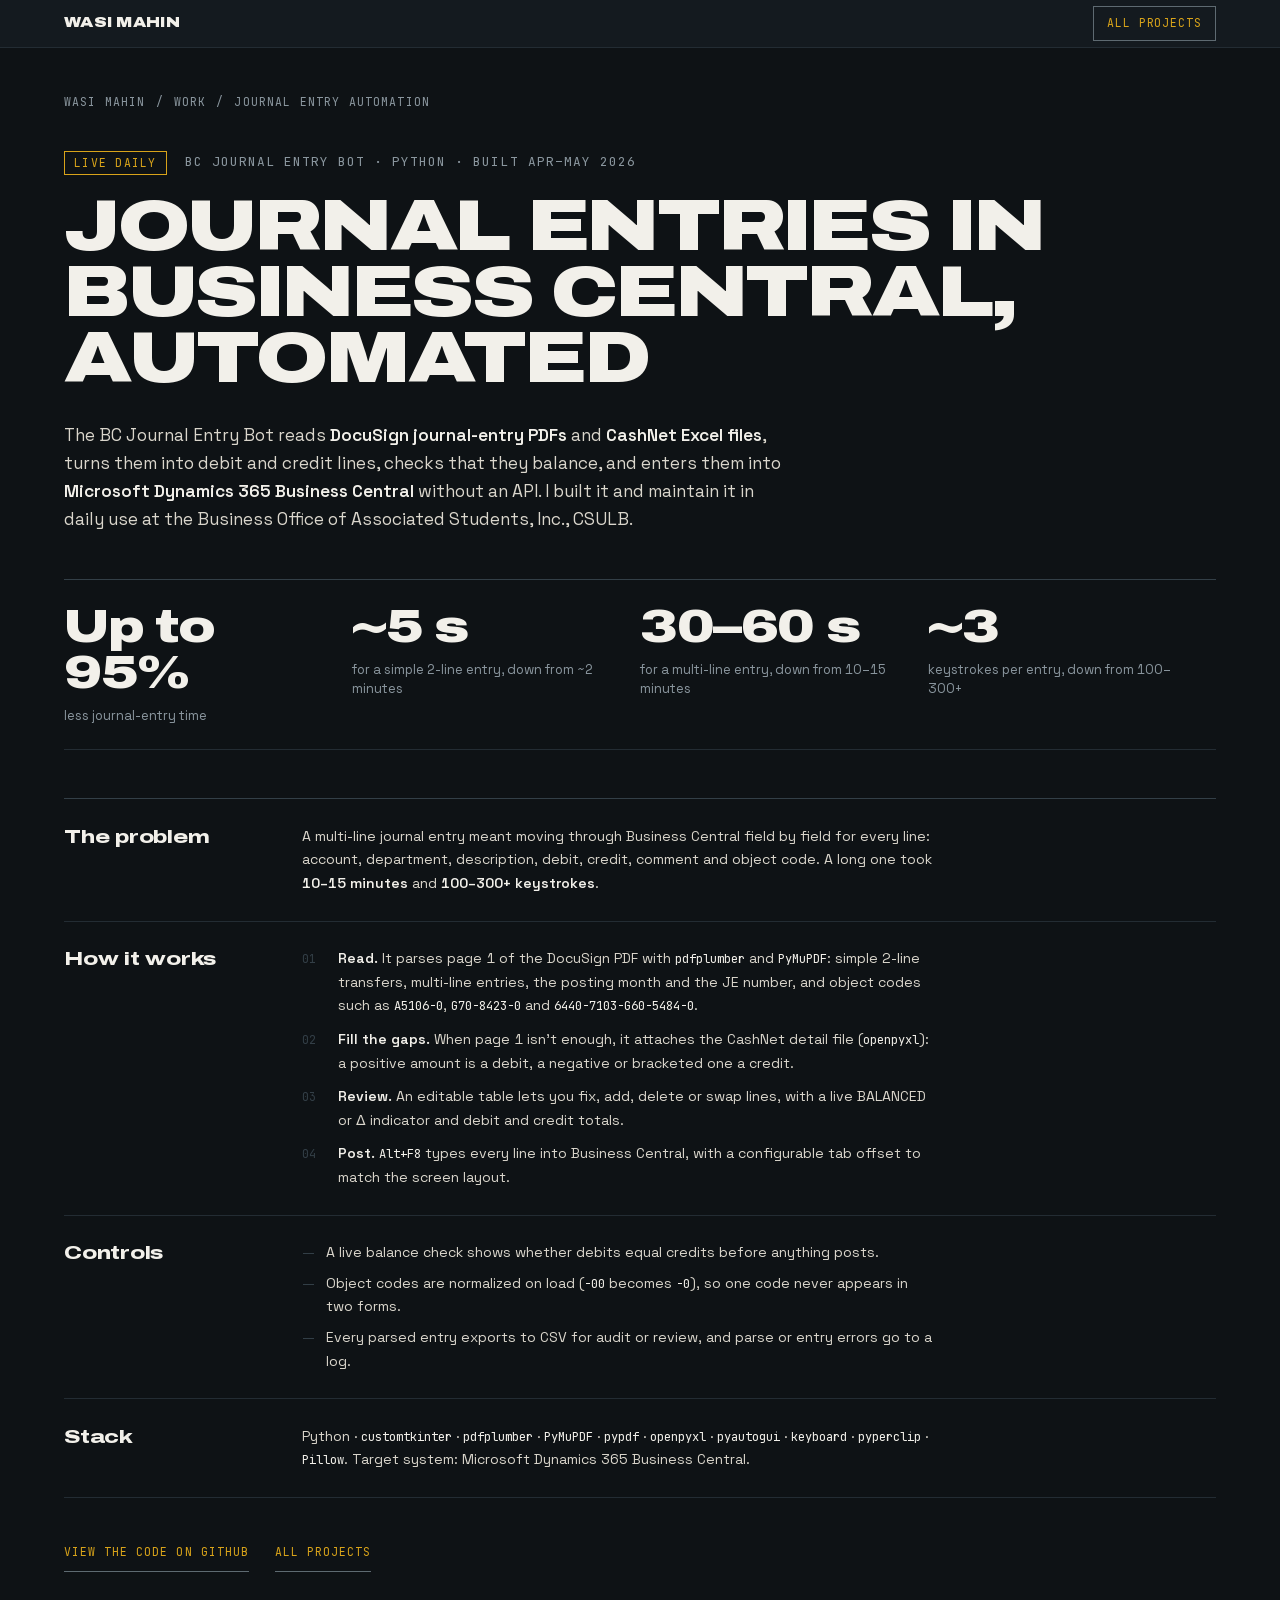
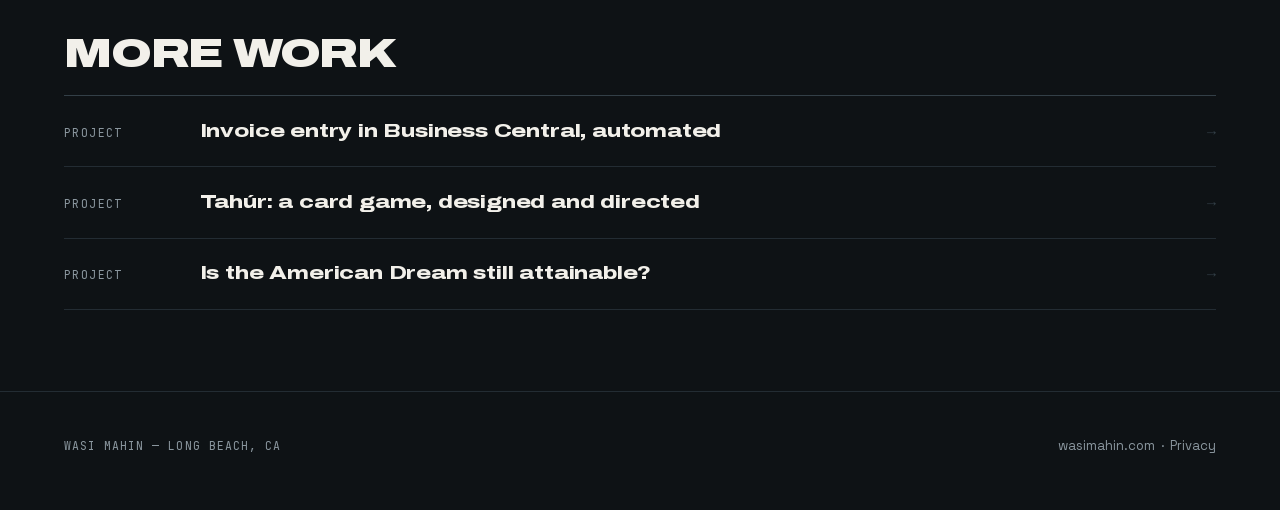
<file: business-central-journal-entry-automation.html>
<!DOCTYPE html>
<html lang="en">
<head>
<meta charset="UTF-8"/>
<meta name="viewport" content="width=device-width, initial-scale=1.0"/>
<title>Business Central journal entry automation with Python | Wasi Mahin</title>
<meta name="description" content="A Python tool that turns DocuSign journal-entry PDFs and CashNet Excel files into balanced journal lines in Dynamics 365 Business Central: up to 95% less entry time."/>
<meta name="author" content="Wasi Mahin"/>
<meta name="robots" content="index, follow, max-image-preview:large, max-snippet:-1"/>
<link rel="canonical" href="https://wasimahin.com/business-central-journal-entry-automation"/>
<meta name="theme-color" content="#0E1215"/>
<meta property="og:title" content="Business Central journal entry automation with Python | Wasi Mahin"/>
<meta property="og:description" content="A Python tool that turns DocuSign journal-entry PDFs and CashNet Excel files into balanced journal lines in Dynamics 365 Business Central: up to 95% less entry time."/>
<meta property="og:type" content="article"/>
<meta property="og:site_name" content="Wasi Mahin"/>
<meta property="og:url" content="https://wasimahin.com/business-central-journal-entry-automation"/>
<meta property="og:image" content="https://wasimahin.com/og-image.jpg?v=20261001b"/>
<meta property="og:image:width" content="1200"/>
<meta property="og:image:height" content="630"/>
<meta name="twitter:card" content="summary_large_image"/>
<link rel="icon" type="image/x-icon" href="favicon.ico"/>
<link rel="icon" type="image/png" sizes="32x32" href="favicon-32.png"/>
<link rel="apple-touch-icon" sizes="180x180" href="apple-touch-icon.png"/>
<link rel="preload" href="fonts/archivo-normal-500-900.woff2" as="font" type="font/woff2" crossorigin/>
<link rel="preload" href="fonts/jetbrains-mono-normal-400.woff2" as="font" type="font/woff2" crossorigin/>
<script type="application/ld+json">
{
  "@context": "https://schema.org",
  "@graph": [
    {
      "@type": "TechArticle",
      "@id": "https://wasimahin.com/business-central-journal-entry-automation#article",
      "headline": "Journal entries in Business Central, automated",
      "description": "A Python tool that turns DocuSign journal-entry PDFs and CashNet Excel files into balanced journal lines in Dynamics 365 Business Central: up to 95% less entry time.",
      "url": "https://wasimahin.com/business-central-journal-entry-automation",
      "mainEntityOfPage": "https://wasimahin.com/business-central-journal-entry-automation",
      "image": "https://wasimahin.com/og-image.jpg?v=20261001b",
      "inLanguage": "en-US",
      "datePublished": "2026-10-22",
      "dateModified": "2026-10-22",
      "author": {
        "@id": "https://wasimahin.com/#person"
      },
      "publisher": {
        "@id": "https://wasimahin.com/#person"
      },
      "isPartOf": {
        "@type": "WebSite",
        "@id": "https://wasimahin.com/#website",
        "name": "Wasi Mahin",
        "url": "https://wasimahin.com/"
      },
      "about": {
        "@type": "SoftwareSourceCode",
        "@id": "https://wasimahin.com/#bc-journal-entry-bot",
        "name": "BC Journal Entry Bot",
        "codeRepository": "https://github.com/wasimahin/bc-journal-entry-bot",
        "programmingLanguage": "Python",
        "runtimePlatform": "Microsoft Dynamics 365 Business Central"
      }
    },
    {
      "@type": "Person",
      "@id": "https://wasimahin.com/#person",
      "name": "Wasi Mahin",
      "url": "https://wasimahin.com/",
      "jobTitle": "Financial Systems Assistant",
      "worksFor": {
        "@type": "Organization",
        "name": "Associated Students, Inc., California State University, Long Beach"
      },
      "sameAs": [
        "https://www.linkedin.com/in/wasi-mahin",
        "https://github.com/wasimahin"
      ]
    },
    {
      "@type": "BreadcrumbList",
      "itemListElement": [
        {
          "@type": "ListItem",
          "position": 1,
          "name": "Wasi Mahin",
          "item": "https://wasimahin.com/"
        },
        {
          "@type": "ListItem",
          "position": 2,
          "name": "Work",
          "item": "https://wasimahin.com/#work"
        },
        {
          "@type": "ListItem",
          "position": 3,
          "name": "Journal entry automation",
          "item": "https://wasimahin.com/business-central-journal-entry-automation"
        }
      ]
    }
  ]
}
</script>
<style>
/* ═══ 00 · FONTS (self-hosted, latin) ═══ */
@font-face{font-family:'Archivo';font-style:normal;font-weight:500 900;font-stretch:125%;font-display:swap;
  src:url('fonts/archivo-normal-500-900.woff2') format('woff2');
  unicode-range:U+0000-00FF,U+0131,U+0152-0153,U+02BB-02BC,U+02C6,U+02DA,U+02DC,U+0304,U+0308,U+0329,U+2000-206F,U+20AC,U+2122,U+2191,U+2193,U+2212,U+2215,U+FEFF,U+FFFD;}
@font-face{font-family:'JetBrains Mono';font-style:normal;font-weight:400;font-display:swap;
  src:url('fonts/jetbrains-mono-normal-400.woff2') format('woff2');}
@font-face{font-family:'JetBrains Mono';font-style:normal;font-weight:500;font-display:swap;
  src:url('fonts/jetbrains-mono-normal-500.woff2') format('woff2');}
@font-face{font-family:'Space Grotesk';font-style:normal;font-weight:300 700;font-display:swap;
  src:url('fonts/space-grotesk-normal-300-700.woff2') format('woff2');}

/* ═══ 01 · BOARD TOKENS — shared with index.html; keep in sync ═══ */
:root{
  --steel:#0E1215;--steel-2:#141A1F;--flap:#F2F0EA;--flap-2:#DAD6CC;--dim:#8A969E;
  --rule:#232C33;--rule-2:#333F47;--edge:#5E6A71;--amber:#D8A31A;--amber-ink:#0E1215;
  --pad:clamp(20px,5vw,72px);--flip:cubic-bezier(.16,1,.3,1);
}
*,*::before,*::after{box-sizing:border-box;margin:0;padding:0;}
html{-webkit-text-size-adjust:100%;}
body{
  background:var(--steel);color:var(--flap);
  font-family:'Space Grotesk',system-ui,sans-serif;font-weight:400;
  font-size:clamp(15px,1.05vw,16.5px);line-height:1.6;
  -webkit-font-smoothing:antialiased;overflow-x:hidden;
  font-variant-numeric:tabular-nums;font-feature-settings:'tnum' 1;
}

/* ═══ 02 · BROWSER SURFACES ═══ */
::selection{background:var(--amber);color:var(--amber-ink);}
::-moz-selection{background:var(--amber);color:var(--amber-ink);}
:root{scrollbar-color:var(--rule-2) var(--steel);scrollbar-width:thin;caret-color:var(--amber);}
::-webkit-scrollbar{width:11px;height:11px;}
::-webkit-scrollbar-track{background:var(--steel);}
::-webkit-scrollbar-thumb{background:var(--rule-2);border:3px solid var(--steel);border-radius:0;}
::-webkit-scrollbar-thumb:hover{background:var(--dim);}
:focus-visible{outline:2px solid var(--amber);outline-offset:3px;}
a{color:inherit;text-decoration-color:var(--rule-2);text-underline-offset:.22em;text-decoration-thickness:1px;}
a:hover{text-decoration-color:var(--amber);}
.skip{position:absolute;left:-9999px;top:0;background:var(--amber);color:var(--amber-ink);
  padding:12px 18px;font-family:'JetBrains Mono',monospace;font-size:12px;z-index:99;}
.skip:focus{left:0;}

/* ═══ 03 · BOARD PRIMITIVES ═══ */
.wrap{max-width:1560px;margin:0 auto;padding-inline:var(--pad);}
.strip{position:sticky;top:0;z-index:40;background:var(--steel-2);border-bottom:1px solid var(--rule);}
.strip-in{display:flex;align-items:center;gap:clamp(14px,2.4vw,34px);
  height:clamp(42px,5.2vh,52px);overflow:hidden;white-space:nowrap;}
.strip-mark{font-family:'Archivo',sans-serif;font-variation-settings:'wdth' 125;
  font-weight:900;font-size:clamp(12px,1.1vw,14px);letter-spacing:.02em;color:var(--flap);
  margin-right:auto;text-transform:uppercase;text-decoration:none;}
.strip-cta{font-family:'JetBrains Mono',monospace;font-size:clamp(11px,.9vw,12px);
  letter-spacing:.08em;text-transform:uppercase;color:var(--amber);
  border:1px solid var(--edge);padding:7px 13px;text-decoration:none;transition:.22s var(--flip);}
.strip-cta:hover{background:var(--amber);color:var(--amber-ink);border-color:var(--amber);}
.flap{display:inline-block;animation:flapin .5s var(--flip) both;}
@keyframes flapin{
  0%{transform:translateY(-38%) rotateX(-82deg);opacity:0;filter:blur(3px);}
  100%{transform:none;opacity:1;filter:blur(0);}
}
@media (prefers-reduced-motion:reduce){.flap{animation:none;}}

.board{border-top:1px solid var(--rule-2);}
.flag{font-family:'JetBrains Mono',monospace;font-size:11.5px;letter-spacing:.11em;
  text-transform:uppercase;padding:5px 9px;border:1px solid currentColor;
  display:inline-block;white-space:nowrap;line-height:1;}
.flag.live{color:var(--amber);}
.flag.done{color:var(--dim);}

.ch{display:grid;grid-template-columns:clamp(84px,9vw,124px) minmax(0,1fr) 28px;
  gap:clamp(10px,1.6vw,26px);align-items:baseline;text-decoration:none;
  padding-block:clamp(16px,2.2vh,24px);border-bottom:1px solid var(--rule);transition:background .2s ease;}
.ch:hover{background:var(--steel-2);}
.ch-k{font-family:'JetBrains Mono',monospace;font-size:11.5px;letter-spacing:.12em;
  text-transform:uppercase;color:var(--dim);}
.ch-v{font-family:'Archivo',sans-serif;font-variation-settings:'wdth' 125;font-weight:800;
  font-size:clamp(16px,1.5vw,21px);letter-spacing:-.01em;color:var(--flap);word-break:break-word;}
.ch-go{font-family:'JetBrains Mono',monospace;font-size:15px;color:var(--rule-2);
  justify-self:end;transition:.22s var(--flip);}
.ch:hover .ch-go{color:var(--amber);transform:translateX(4px);}

.foot{border-top:1px solid var(--rule);padding-block:clamp(26px,4vh,42px) clamp(34px,5vh,56px);
  display:flex;justify-content:space-between;gap:18px;flex-wrap:wrap;align-items:center;}
.foot-mono{font-family:'JetBrains Mono',monospace;font-size:11.5px;color:var(--dim);
  letter-spacing:.09em;text-transform:uppercase;}
.foot-note{font-size:13px;color:var(--dim);}
.foot a{color:var(--dim);text-decoration:none;display:inline-block;padding-block:8px;}
.foot a:hover{color:var(--amber);}

/* ═══ CASE STUDY — one project per page, read as a board ═══ */
.cs{padding-block:clamp(30px,5vh,64px) clamp(56px,9vh,116px);}
.crumbs{font-family:'JetBrains Mono',monospace;font-size:11.5px;letter-spacing:.1em;
  text-transform:uppercase;color:var(--dim);display:flex;flex-wrap:wrap;gap:6px 10px;}
.crumbs a{color:var(--dim);text-decoration:none;}
.crumbs a:hover{color:var(--amber);}
.cs-top{margin-top:clamp(26px,4.4vh,52px);display:flex;flex-wrap:wrap;gap:12px 18px;align-items:center;}
.cs-kicker{font-family:'JetBrains Mono',monospace;font-size:clamp(11px,1vw,13px);
  letter-spacing:.08em;text-transform:uppercase;color:var(--dim);}
.cs h1{margin-top:clamp(14px,2.2vh,22px);font-family:'Archivo',sans-serif;font-variation-settings:'wdth' 125;
  font-weight:900;text-transform:uppercase;font-size:clamp(34px,5.6vw,84px);line-height:.92;
  letter-spacing:-.032em;color:var(--flap);max-width:17ch;}
.cs-lede{margin-top:clamp(22px,3.4vh,36px);max-width:66ch;color:var(--flap-2);
  font-size:clamp(16px,1.35vw,20px);line-height:1.62;}
.cs-lede b{color:var(--flap);font-weight:600;}
.kf{margin-top:clamp(30px,5vh,56px);display:grid;grid-template-columns:repeat(auto-fit,minmax(150px,1fr));
  border-top:1px solid var(--rule-2);}
.kf > div{padding:clamp(18px,2.6vh,28px) clamp(14px,1.6vw,24px) clamp(18px,2.6vh,28px) 0;
  border-bottom:1px solid var(--rule);}
.kf-n{display:block;font-family:'Archivo',sans-serif;font-variation-settings:'wdth' 125;font-weight:900;
  font-size:clamp(30px,3.6vw,52px);line-height:1;letter-spacing:-.03em;color:var(--flap);}
.kf-l{display:block;margin-top:10px;color:var(--dim);font-size:clamp(13px,1vw,14.5px);line-height:1.5;max-width:30ch;}
.cs-board{margin-top:clamp(34px,5.4vh,64px);}
.sec{display:grid;grid-template-columns:clamp(150px,17vw,240px) minmax(0,1fr);
  gap:clamp(10px,1.6vw,26px);padding-block:clamp(20px,2.8vh,32px);border-bottom:1px solid var(--rule);}
.sec h2{font-family:'Archivo',sans-serif;font-variation-settings:'wdth' 125;font-weight:800;
  font-size:clamp(16px,1.5vw,21px);letter-spacing:-.012em;color:var(--flap);line-height:1.3;}
.sec-d{color:var(--flap-2);font-size:clamp(14px,1.1vw,16px);line-height:1.68;max-width:70ch;}
.sec-d p + p,.sec-d p + ul,.sec-d ul + p,.sec-d p + .steps,.sec-d .steps + p{margin-top:12px;}
.sec-d b{color:var(--flap);font-weight:600;}
.sec-d code{font-family:'JetBrains Mono',monospace;font-size:.86em;color:var(--flap);}
.sec-d ul{list-style:none;display:flex;flex-direction:column;gap:7px;}
.sec-d li{display:grid;grid-template-columns:16px 1fr;gap:8px;}
.sec-d li::before{content:'—';color:var(--rule-2);}
.steps{display:flex;flex-direction:column;gap:10px;}
.steps div{display:grid;grid-template-columns:26px 1fr;gap:10px;align-items:baseline;}
.steps span{font-family:'JetBrains Mono',monospace;font-size:11.5px;color:var(--rule-2);}
.split{display:grid;grid-template-columns:1fr 1fr;gap:clamp(14px,2vw,30px);}
.split h3{font-family:'JetBrains Mono',monospace;font-size:11.5px;letter-spacing:.12em;
  text-transform:uppercase;color:var(--dim);font-weight:400;margin-bottom:10px;}
.cs-links{margin-top:clamp(26px,4vh,44px);display:flex;flex-wrap:wrap;gap:10px 26px;}
.cs-link{font-family:'JetBrains Mono',monospace;font-size:11.5px;letter-spacing:.09em;
  text-transform:uppercase;color:var(--amber);text-decoration:none;border-bottom:1px solid var(--edge);
  padding:9px 0;transition:.2s;}
.cs-link:hover{border-bottom-color:var(--amber);}
.more{margin-top:clamp(48px,7vh,88px);}
.more h2{font-family:'Archivo',sans-serif;font-variation-settings:'wdth' 125;font-weight:900;
  text-transform:uppercase;font-size:clamp(24px,3.2vw,42px);line-height:.95;letter-spacing:-.03em;
  margin-bottom:clamp(16px,2.4vh,26px);}

@media (max-width:560px){ .strip-in{gap:10px;} }
@media (max-width:440px){ .strip-in{gap:7px;} .strip-cta{padding:7px 10px;} }
@media (max-width:760px){
  .sec{grid-template-columns:1fr;gap:8px;}
  .split{grid-template-columns:1fr;}
  .ch{grid-template-columns:1fr 28px;gap:4px 10px;}
  .ch-k{grid-column:1/-1;}
}
</style>
</head>
<body>
<a class="skip" href="#main">Skip to content</a>

<div class="strip">
  <div class="wrap strip-in">
    <a class="strip-mark flap" href="./">Wasi Mahin</a>
    <a class="strip-cta" href="./#work">All projects</a>
  </div>
</div>

<main id="main" class="wrap cs">
  <nav class="crumbs" aria-label="Breadcrumb"><a href="./">Wasi Mahin</a><span aria-hidden="true">/</span><a href="./#work">Work</a><span aria-hidden="true">/</span><span>Journal entry automation</span></nav>
  <div class="cs-top"><span class="flag live flap">Live daily</span><span class="cs-kicker">BC Journal Entry Bot · Python · Built Apr–May 2026</span></div>
  <h1 class="flap">Journal entries in Business Central, automated</h1>
  <p class="cs-lede">The BC Journal Entry Bot reads <b>DocuSign journal-entry PDFs</b> and <b>CashNet Excel files</b>, turns them into debit and credit lines, checks that they balance, and enters them into <b>Microsoft Dynamics 365 Business Central</b> without an API. I built it and maintain it in daily use at the Business Office of Associated Students, Inc., CSULB.</p>

  <div class="kf">
    <div><span class="kf-n">Up to 95%</span><span class="kf-l">less journal-entry time</span></div>
    <div><span class="kf-n">~5 s</span><span class="kf-l">for a simple 2-line entry, down from ~2 minutes</span></div>
    <div><span class="kf-n">30–60 s</span><span class="kf-l">for a multi-line entry, down from 10–15 minutes</span></div>
    <div><span class="kf-n">~3</span><span class="kf-l">keystrokes per entry, down from 100–300+</span></div>
  </div>

  <div class="board cs-board">
    <section class="sec">
      <h2>The problem</h2>
      <div class="sec-d">
        <p>A multi-line journal entry meant moving through Business Central field by field for every line: account, department, description, debit, credit, comment and object code. A long one took <b>10–15 minutes</b> and <b>100–300+ keystrokes</b>.</p>
      </div>
    </section>
    <section class="sec">
      <h2>How it works</h2>
      <div class="sec-d">
        <div class="steps">
          <div><span>01</span><p><b>Read.</b> It parses page 1 of the DocuSign PDF with <code>pdfplumber</code> and <code>PyMuPDF</code>: simple 2-line transfers, multi-line entries, the posting month and the JE number, and object codes such as <code>A5106-0</code>, <code>G70-8423-0</code> and <code>6440-7103-G60-5484-0</code>.</p></div>
          <div><span>02</span><p><b>Fill the gaps.</b> When page 1 isn't enough, it attaches the CashNet detail file (<code>openpyxl</code>): a positive amount is a debit, a negative or bracketed one a credit.</p></div>
          <div><span>03</span><p><b>Review.</b> An editable table lets you fix, add, delete or swap lines, with a live BALANCED or Δ indicator and debit and credit totals.</p></div>
          <div><span>04</span><p><b>Post.</b> <code>Alt+F8</code> types every line into Business Central, with a configurable tab offset to match the screen layout.</p></div>
        </div>
      </div>
    </section>
    <section class="sec">
      <h2>Controls</h2>
      <div class="sec-d">
        <ul>
          <li><span>A live balance check shows whether debits equal credits before anything posts.</span></li>
          <li><span>Object codes are normalized on load (<code>-00</code> becomes <code>-0</code>), so one code never appears in two forms.</span></li>
          <li><span>Every parsed entry exports to CSV for audit or review, and parse or entry errors go to a log.</span></li>
        </ul>
      </div>
    </section>
    <section class="sec">
      <h2>Stack</h2>
      <div class="sec-d">
        <p>Python · <code>customtkinter</code> · <code>pdfplumber</code> · <code>PyMuPDF</code> · <code>pypdf</code> · <code>openpyxl</code> · <code>pyautogui</code> · <code>keyboard</code> · <code>pyperclip</code> · <code>Pillow</code>. Target system: Microsoft Dynamics 365 Business Central.</p>
      </div>
    </section>
  </div>

  <div class="cs-links">
    <a class="cs-link" href="https://github.com/wasimahin/bc-journal-entry-bot" target="_blank" rel="noopener">View the code on GitHub</a>
    <a class="cs-link" href="./#work">All projects</a>
  </div>

  <section class="more" aria-labelledby="more-h">
    <h2 id="more-h">More work</h2>
    <div class="board">
    <a class="ch" href="business-central-invoice-automation">
      <span class="ch-k">Project</span>
      <span class="ch-v">Invoice entry in Business Central, automated</span>
      <span class="ch-go" aria-hidden="true">&rarr;</span>
    </a>
    <a class="ch" href="tahur">
      <span class="ch-k">Project</span>
      <span class="ch-v">Tahúr: a card game, designed and directed</span>
      <span class="ch-go" aria-hidden="true">&rarr;</span>
    </a>
    <a class="ch" href="american-dream-datathon">
      <span class="ch-k">Project</span>
      <span class="ch-v">Is the American Dream still attainable?</span>
      <span class="ch-go" aria-hidden="true">&rarr;</span>
    </a>
    </div>
  </section>
</main>

<footer class="wrap foot">
  <span class="foot-mono">Wasi Mahin — Long Beach, CA</span>
  <span class="foot-note"><a href="./">wasimahin.com</a> &nbsp;·&nbsp; <a href="privacy">Privacy</a></span>
</footer>

<script>
(function(){
  if(window.matchMedia && window.matchMedia('(prefers-reduced-motion: reduce)').matches) return;
  var f=document.querySelectorAll('.flap'), k=0;
  for(var i=0;i<f.length;i++){
    if(f[i].classList.contains('flag')){ f[i].style.animationDelay=(420+k*140)+'ms'; k++; }
    else { f[i].style.animationDelay=(i*70)+'ms'; }
  }
})();
</script>
</body>
</html>
</file>
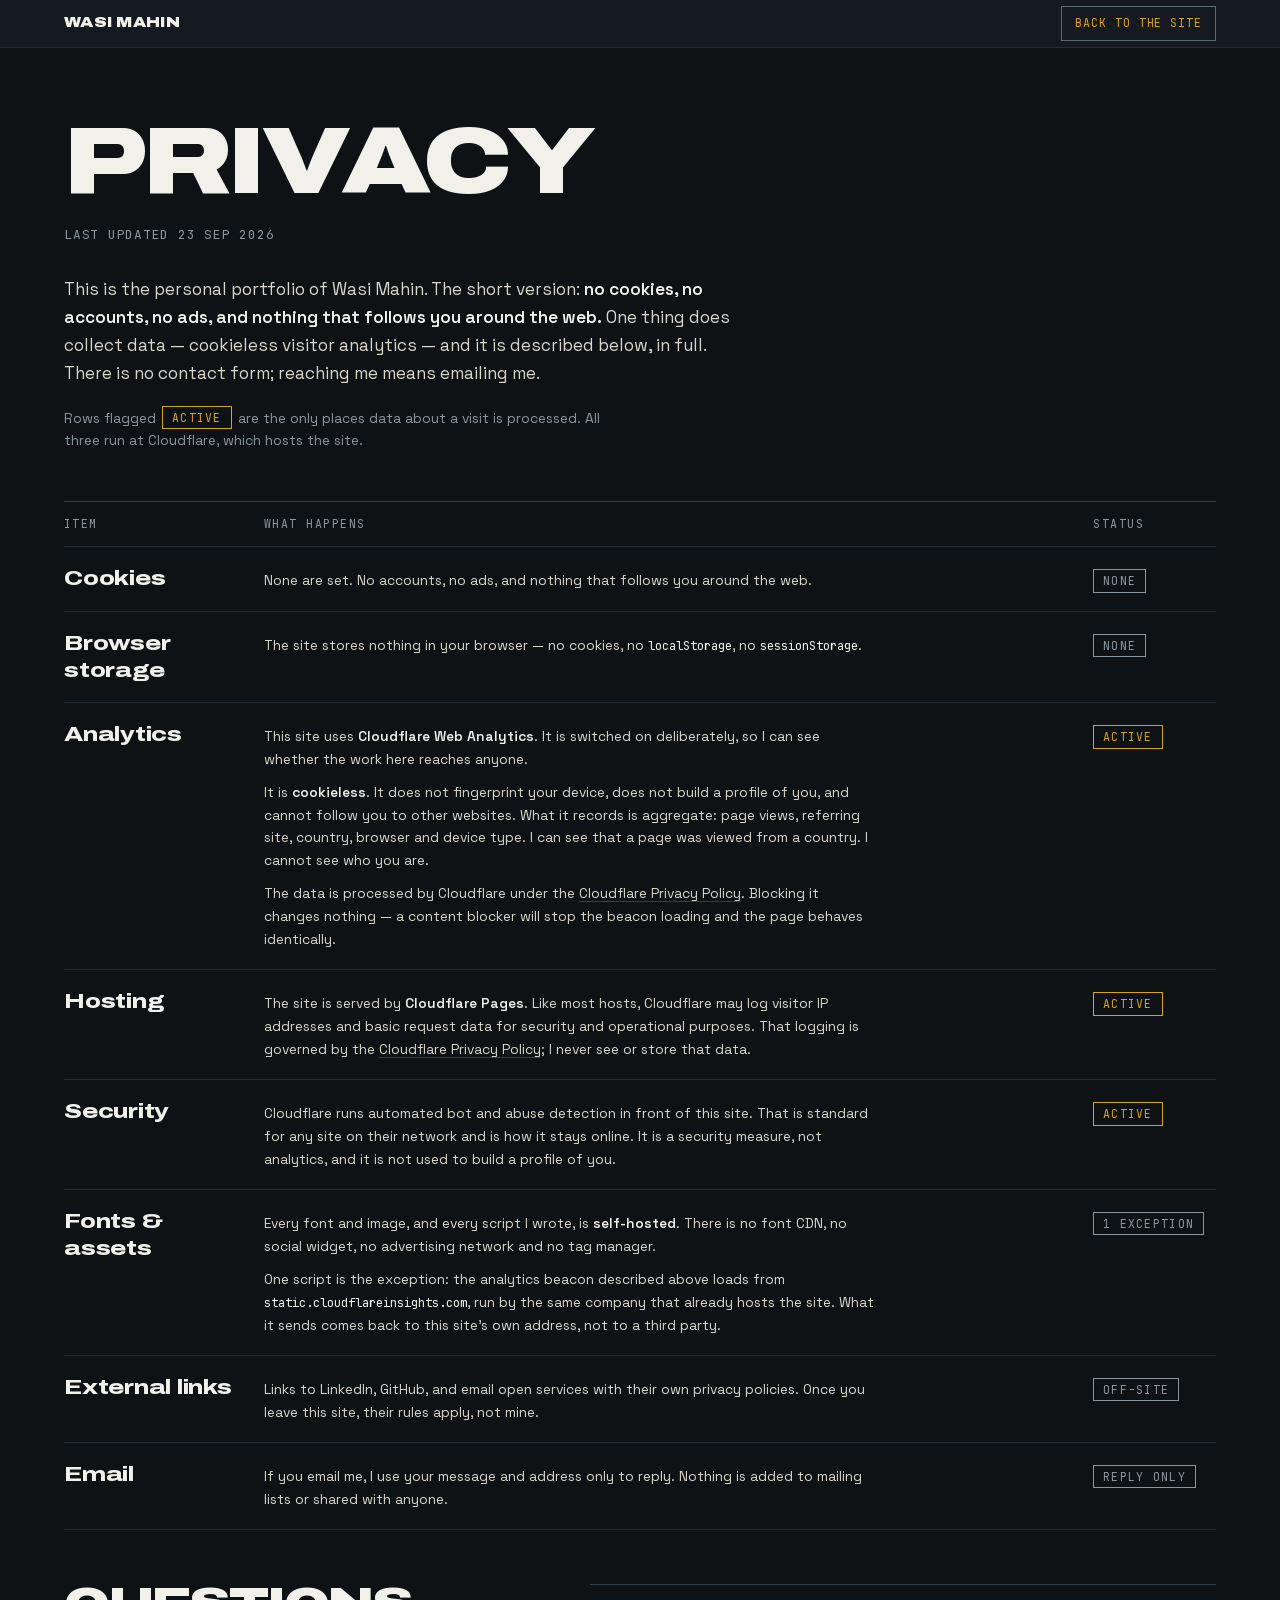
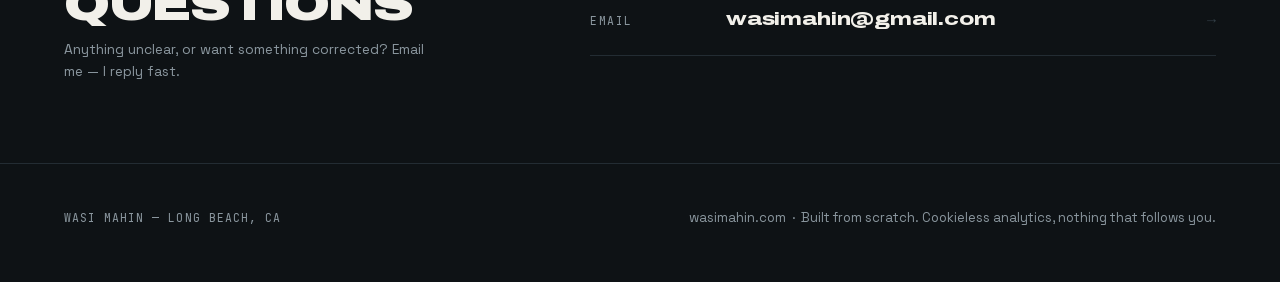
<file: privacy.html>
<!DOCTYPE html>
<html lang="en">
<head>
<meta charset="UTF-8"/>
<meta name="viewport" content="width=device-width, initial-scale=1.0"/>
<title>Privacy — Wasi Mahin</title>
<meta name="description" content="Privacy notice for wasimahin.com — no cookies, no tracking, nothing stored in your browser. Cookieless analytics only."/>
<meta name="robots" content="noindex"/>
<meta name="theme-color" content="#0E1215"/>
<link rel="icon" type="image/x-icon" href="favicon.ico"/>
<link rel="icon" type="image/png" sizes="32x32" href="favicon-32.png"/>
<link rel="apple-touch-icon" sizes="180x180" href="apple-touch-icon.png"/>
<link rel="preload" href="fonts/archivo-normal-500-900.woff2" as="font" type="font/woff2" crossorigin/>
<link rel="preload" href="fonts/jetbrains-mono-normal-400.woff2" as="font" type="font/woff2" crossorigin/>
<style>
/* ═══ 00 · FONTS (self-hosted, latin) ═══ */
@font-face{font-family:'Archivo';font-style:normal;font-weight:500 900;font-stretch:125%;font-display:swap;
  src:url('fonts/archivo-normal-500-900.woff2') format('woff2');
  unicode-range:U+0000-00FF,U+0131,U+0152-0153,U+02BB-02BC,U+02C6,U+02DA,U+02DC,U+0304,U+0308,U+0329,U+2000-206F,U+20AC,U+2122,U+2191,U+2193,U+2212,U+2215,U+FEFF,U+FFFD;}
@font-face{font-family:'JetBrains Mono';font-style:normal;font-weight:400;font-display:swap;
  src:url('fonts/jetbrains-mono-normal-400.woff2') format('woff2');}
@font-face{font-family:'JetBrains Mono';font-style:normal;font-weight:500;font-display:swap;
  src:url('fonts/jetbrains-mono-normal-500.woff2') format('woff2');}
@font-face{font-family:'Space Grotesk';font-style:normal;font-weight:300 700;font-display:swap;
  src:url('fonts/space-grotesk-normal-300-700.woff2') format('woff2');}

/* ═══ 01 · BOARD TOKENS — shared with index.html; keep in sync ═══ */
:root{
  --steel:#0E1215;--steel-2:#141A1F;--flap:#F2F0EA;--flap-2:#DAD6CC;--dim:#8A969E;
  --rule:#232C33;--rule-2:#333F47;--edge:#5E6A71;--amber:#D8A31A;--amber-ink:#0E1215;
  --pad:clamp(20px,5vw,72px);--flip:cubic-bezier(.16,1,.3,1);
}
*,*::before,*::after{box-sizing:border-box;margin:0;padding:0;}
html{-webkit-text-size-adjust:100%;}
body{
  background:var(--steel);color:var(--flap);
  font-family:'Space Grotesk',system-ui,sans-serif;font-weight:400;
  font-size:clamp(15px,1.05vw,16.5px);line-height:1.6;
  -webkit-font-smoothing:antialiased;overflow-x:hidden;
  font-variant-numeric:tabular-nums;font-feature-settings:'tnum' 1;
}

/* ═══ 02 · BROWSER SURFACES ═══ */
::selection{background:var(--amber);color:var(--amber-ink);}
::-moz-selection{background:var(--amber);color:var(--amber-ink);}
:root{scrollbar-color:var(--rule-2) var(--steel);scrollbar-width:thin;caret-color:var(--amber);}
::-webkit-scrollbar{width:11px;height:11px;}
::-webkit-scrollbar-track{background:var(--steel);}
::-webkit-scrollbar-thumb{background:var(--rule-2);border:3px solid var(--steel);border-radius:0;}
::-webkit-scrollbar-thumb:hover{background:var(--dim);}
:focus-visible{outline:2px solid var(--amber);outline-offset:3px;}
a{color:inherit;text-decoration-color:var(--rule-2);text-underline-offset:.22em;text-decoration-thickness:1px;}
a:hover{text-decoration-color:var(--amber);}
.skip{position:absolute;left:-9999px;top:0;background:var(--amber);color:var(--amber-ink);
  padding:12px 18px;font-family:'JetBrains Mono',monospace;font-size:12px;z-index:99;}
.skip:focus{left:0;}

/* ═══ 03 · BOARD PRIMITIVES ═══ */
.wrap{max-width:1560px;margin:0 auto;padding-inline:var(--pad);}
.strip{position:sticky;top:0;z-index:40;background:var(--steel-2);border-bottom:1px solid var(--rule);}
.strip-in{display:flex;align-items:center;gap:clamp(14px,2.4vw,34px);
  height:clamp(42px,5.2vh,52px);overflow:hidden;white-space:nowrap;}
.strip-mark{font-family:'Archivo',sans-serif;font-variation-settings:'wdth' 125;
  font-weight:900;font-size:clamp(12px,1.1vw,14px);letter-spacing:.02em;color:var(--flap);
  margin-right:auto;text-transform:uppercase;text-decoration:none;}
.strip-cta{font-family:'JetBrains Mono',monospace;font-size:clamp(11px,.9vw,12px);
  letter-spacing:.08em;text-transform:uppercase;color:var(--amber);
  border:1px solid var(--edge);padding:7px 13px;text-decoration:none;transition:.22s var(--flip);}
.strip-cta:hover{background:var(--amber);color:var(--amber-ink);border-color:var(--amber);}
.flap{display:inline-block;animation:flapin .5s var(--flip) both;}
@keyframes flapin{
  0%{transform:translateY(-38%) rotateX(-82deg);opacity:0;filter:blur(3px);}
  100%{transform:none;opacity:1;filter:blur(0);}
}
@media (prefers-reduced-motion:reduce){.flap{animation:none;}}

.board{border-top:1px solid var(--rule-2);}
.board-head{display:grid;gap:clamp(10px,1.6vw,26px);align-items:center;
  padding-block:13px;border-bottom:1px solid var(--rule);}
.board-head span{font-family:'JetBrains Mono',monospace;font-size:11.5px;letter-spacing:.13em;
  text-transform:uppercase;color:var(--dim);}
.row{display:grid;gap:clamp(10px,1.6vw,26px);align-items:baseline;
  padding-block:clamp(15px,2vh,21px);border-bottom:1px solid var(--rule);transition:background .2s ease;}
.row:hover{background:var(--steel-2);}
.t-main{font-family:'Archivo',sans-serif;font-variation-settings:'wdth' 125;font-weight:800;
  font-size:clamp(16px,1.62vw,23px);letter-spacing:-.012em;color:var(--flap);line-height:1.3;}
.flag{font-family:'JetBrains Mono',monospace;font-size:11.5px;letter-spacing:.11em;
  text-transform:uppercase;padding:5px 9px;border:1px solid currentColor;
  display:inline-block;white-space:nowrap;line-height:1;}
.flag.live{color:var(--amber);}
.flag.done{color:var(--dim);}

.ch{display:grid;grid-template-columns:clamp(84px,9vw,124px) minmax(0,1fr) 28px;
  gap:clamp(10px,1.6vw,26px);align-items:baseline;text-decoration:none;
  padding-block:clamp(16px,2.2vh,24px);border-bottom:1px solid var(--rule);transition:background .2s ease;}
.ch:hover{background:var(--steel-2);}
.ch-k{font-family:'JetBrains Mono',monospace;font-size:11.5px;letter-spacing:.12em;
  text-transform:uppercase;color:var(--dim);}
.ch-v{font-family:'Archivo',sans-serif;font-variation-settings:'wdth' 125;font-weight:800;
  font-size:clamp(16px,1.5vw,21px);letter-spacing:-.01em;color:var(--flap);word-break:break-word;}
.ch-go{font-family:'JetBrains Mono',monospace;font-size:15px;color:var(--rule-2);
  justify-self:end;transition:.22s var(--flip);}
.ch:hover .ch-go{color:var(--amber);transform:translateX(4px);}

.foot{border-top:1px solid var(--rule);padding-block:clamp(26px,4vh,42px) clamp(34px,5vh,56px);
  display:flex;justify-content:space-between;gap:18px;flex-wrap:wrap;align-items:center;}
.foot-mono{font-family:'JetBrains Mono',monospace;font-size:11.5px;color:var(--dim);
  letter-spacing:.09em;text-transform:uppercase;}
.foot-note{font-size:13px;color:var(--dim);}
.foot a{color:var(--dim);text-decoration:none;display:inline-block;padding-block:8px;}
.foot a:hover{color:var(--amber);}

@media (max-width:560px){ .strip-in{gap:10px;} }
@media (max-width:440px){ .strip-in{gap:7px;} .strip-cta{padding:7px 10px;} }
@media (max-width:760px){
  .board-head{display:none;}
  .row{padding-block:20px;}
  .ch{grid-template-columns:1fr 28px;gap:4px 10px;}
  .ch-k{grid-column:1/-1;}
}

/* ═══ PRIVACY — the notice as a board: one row per data practice ═══ */
.pv{padding-block:clamp(44px,8vh,104px) clamp(56px,9vh,116px);}
.pv h1{font-family:'Archivo',sans-serif;font-variation-settings:'wdth' 125;font-weight:900;
  text-transform:uppercase;font-size:clamp(40px,7.4vw,104px);line-height:.88;
  letter-spacing:-.035em;color:var(--flap);}
.pv-stamp{margin-top:clamp(16px,2.4vh,24px);font-family:'JetBrains Mono',monospace;
  font-size:clamp(11px,1vw,13px);letter-spacing:.06em;color:var(--dim);text-transform:uppercase;}
.pv-lede{margin-top:clamp(22px,3.4vh,36px);max-width:62ch;color:var(--flap-2);
  font-size:clamp(16px,1.35vw,20px);line-height:1.62;}
.pv-lede b{color:var(--flap);font-weight:600;}
.pv-legend{margin-top:18px;max-width:62ch;color:var(--dim);font-size:clamp(13.5px,1.08vw,15.5px);line-height:1.65;}
.pv-legend .flag{margin-inline:2px;vertical-align:.08em;}
.pv > .board{margin-top:clamp(34px,5.4vh,60px);}
.pv-cols{grid-template-columns:clamp(132px,14vw,200px) minmax(0,1fr) clamp(108px,9.6vw,136px);}
.pv-cols > :last-child{justify-self:start;}
.pv-d{color:var(--flap-2);font-size:clamp(13.5px,1.08vw,15.5px);line-height:1.66;max-width:68ch;}
.pv-d p + p{margin-top:10px;}
.pv-d b{color:var(--flap);font-weight:600;}
.pv-d code{font-family:'JetBrains Mono',monospace;font-size:.88em;color:var(--flap);}
.pv-q{margin-top:clamp(40px,6vh,72px);display:grid;grid-template-columns:minmax(0,.85fr) minmax(0,1.15fr);
  gap:clamp(24px,5vw,80px);align-items:start;}
.pv-q h2{font-family:'Archivo',sans-serif;font-variation-settings:'wdth' 125;font-weight:900;
  text-transform:uppercase;font-size:clamp(26px,3.6vw,48px);line-height:.92;letter-spacing:-.03em;}
.pv-q p{margin-top:12px;color:var(--dim);font-size:clamp(13.5px,1.08vw,15.5px);max-width:42ch;}
@media (max-width:760px){
  .pv-cols{grid-template-columns:minmax(0,1fr) auto;gap:10px 14px;}
  .pv-cols > .pv-d{grid-column:1/-1;order:3;}
  .pv-q{grid-template-columns:1fr;}
}
</style>
</head>
<body>
<a class="skip" href="#main">Skip to content</a>

<div class="strip">
  <div class="wrap strip-in">
    <a class="strip-mark flap" href="./">Wasi Mahin</a>
    <a class="strip-cta" href="./">Back to the site</a>
  </div>
</div>

<main id="main" class="wrap pv">
  <h1 class="flap">Privacy</h1>
  <p class="pv-stamp">Last updated 23 Sep 2026</p>

  <p class="pv-lede">This is the personal portfolio of Wasi Mahin. The short version: <b>no cookies, no
    accounts, no ads, and nothing that follows you around the web.</b> One thing does collect
    data — cookieless visitor analytics — and it is described below, in full. There is no contact
    form; reaching me means emailing me.</p>
  <p class="pv-legend">Rows flagged <span class="flag live">Active</span> are the only places data
    about a visit is processed. All three run at Cloudflare, which hosts the site.</p>

  <div class="board">
    <div class="board-head pv-cols"><span>Item</span><span>What happens</span><span>Status</span></div>
    <div class="row pv-cols">
      <div class="t-main">Cookies</div>
      <div class="pv-d"><p>None are set. No accounts, no ads, and nothing that follows you around the web.</p></div>
      <div><span class="flag done">None</span></div>
    </div>
    <div class="row pv-cols">
      <div class="t-main">Browser storage</div>
      <div class="pv-d"><p>The site stores nothing in your browser — no cookies, no <code>localStorage</code>, no <code>sessionStorage</code>.</p></div>
      <div><span class="flag done">None</span></div>
    </div>
    <div class="row pv-cols">
      <div class="t-main">Analytics</div>
      <div class="pv-d"><p>This site uses <b>Cloudflare Web Analytics</b>. It is switched on deliberately,
        so I can see whether the work here reaches anyone.</p>
        <p>It is <b>cookieless</b>. It does not fingerprint your device, does not build a
        profile of you, and cannot follow you to other websites. What it records is aggregate: page
        views, referring site, country, browser and device type. I can see that a page was viewed
        from a country. I cannot see who you are.</p>
        <p>The data is processed by Cloudflare under the
        <a href="https://www.cloudflare.com/privacypolicy/" target="_blank" rel="noopener">Cloudflare
        Privacy Policy</a>. Blocking it changes nothing — a content blocker will stop the beacon
        loading and the page behaves identically.</p></div>
      <div><span class="flag live flap">Active</span></div>
    </div>
    <div class="row pv-cols">
      <div class="t-main">Hosting</div>
      <div class="pv-d"><p>The site is served by <b>Cloudflare Pages</b>. Like most hosts, Cloudflare may
        log visitor IP addresses and basic request data for security and operational purposes. That
        logging is governed by the
        <a href="https://www.cloudflare.com/privacypolicy/" target="_blank" rel="noopener">Cloudflare
        Privacy Policy</a>; I never see or store that data.</p></div>
      <div><span class="flag live flap">Active</span></div>
    </div>
    <div class="row pv-cols">
      <div class="t-main">Security</div>
      <div class="pv-d"><p>Cloudflare runs automated bot and abuse detection in front of this site. That is standard
        for any site on their network and is how it stays online. It is a security measure, not
        analytics, and it is not used to build a profile of you.</p></div>
      <div><span class="flag live flap">Active</span></div>
    </div>
    <div class="row pv-cols">
      <div class="t-main">Fonts &amp; assets</div>
      <div class="pv-d"><p>Every font and image, and every script I wrote, is <b>self-hosted</b>.
        There is no font CDN, no social widget, no advertising network and no tag manager.</p>
        <p>One script is the exception: the analytics beacon described above loads from
        <code>static.cloudflareinsights.com</code>, run by the same company that already hosts the
        site. What it sends comes back to this site's own address, not to a third party.</p></div>
      <div><span class="flag done">1 exception</span></div>
    </div>
    <div class="row pv-cols">
      <div class="t-main">External links</div>
      <div class="pv-d"><p>Links to LinkedIn, GitHub, and email open services with their own privacy policies.
        Once you leave this site, their rules apply, not mine.</p></div>
      <div><span class="flag done">Off-site</span></div>
    </div>
    <div class="row pv-cols">
      <div class="t-main">Email</div>
      <div class="pv-d"><p>If you email me, I use your message and address only to reply. Nothing is added to
        mailing lists or shared with anyone.</p></div>
      <div><span class="flag done">Reply only</span></div>
    </div>
  </div>

  <section class="pv-q" aria-labelledby="pv-q-h">
    <div>
      <h2 id="pv-q-h">Questions</h2>
      <p>Anything unclear, or want something corrected? Email me — I reply fast.</p>
    </div>
    <div class="board">
      <!--email_off-->
      <a class="ch" href="mailto:wasimahin@gmail.com">
        <span class="ch-k">Email</span>
        <span class="ch-v">wasimahin@gmail.com</span>
        <span class="ch-go" aria-hidden="true">&rarr;</span>
      </a>
      <!--/email_off-->
    </div>
  </section>
</main>

<footer class="wrap foot">
  <span class="foot-mono">Wasi Mahin — Long Beach, CA</span>
  <span class="foot-note"><a href="./">wasimahin.com</a> &nbsp;·&nbsp; Built from scratch. Cookieless analytics, nothing that follows you.</span>
</footer>

<script>
(function(){
  if(window.matchMedia && window.matchMedia('(prefers-reduced-motion: reduce)').matches) return;
  var f=document.querySelectorAll('.flap'), k=0;
  for(var i=0;i<f.length;i++){
    if(f[i].classList.contains('flag')){ f[i].style.animationDelay=(420+k*140)+'ms'; k++; }
    else { f[i].style.animationDelay=(i*70)+'ms'; }
  }
})();
</script>
</body>
</html>
</file>
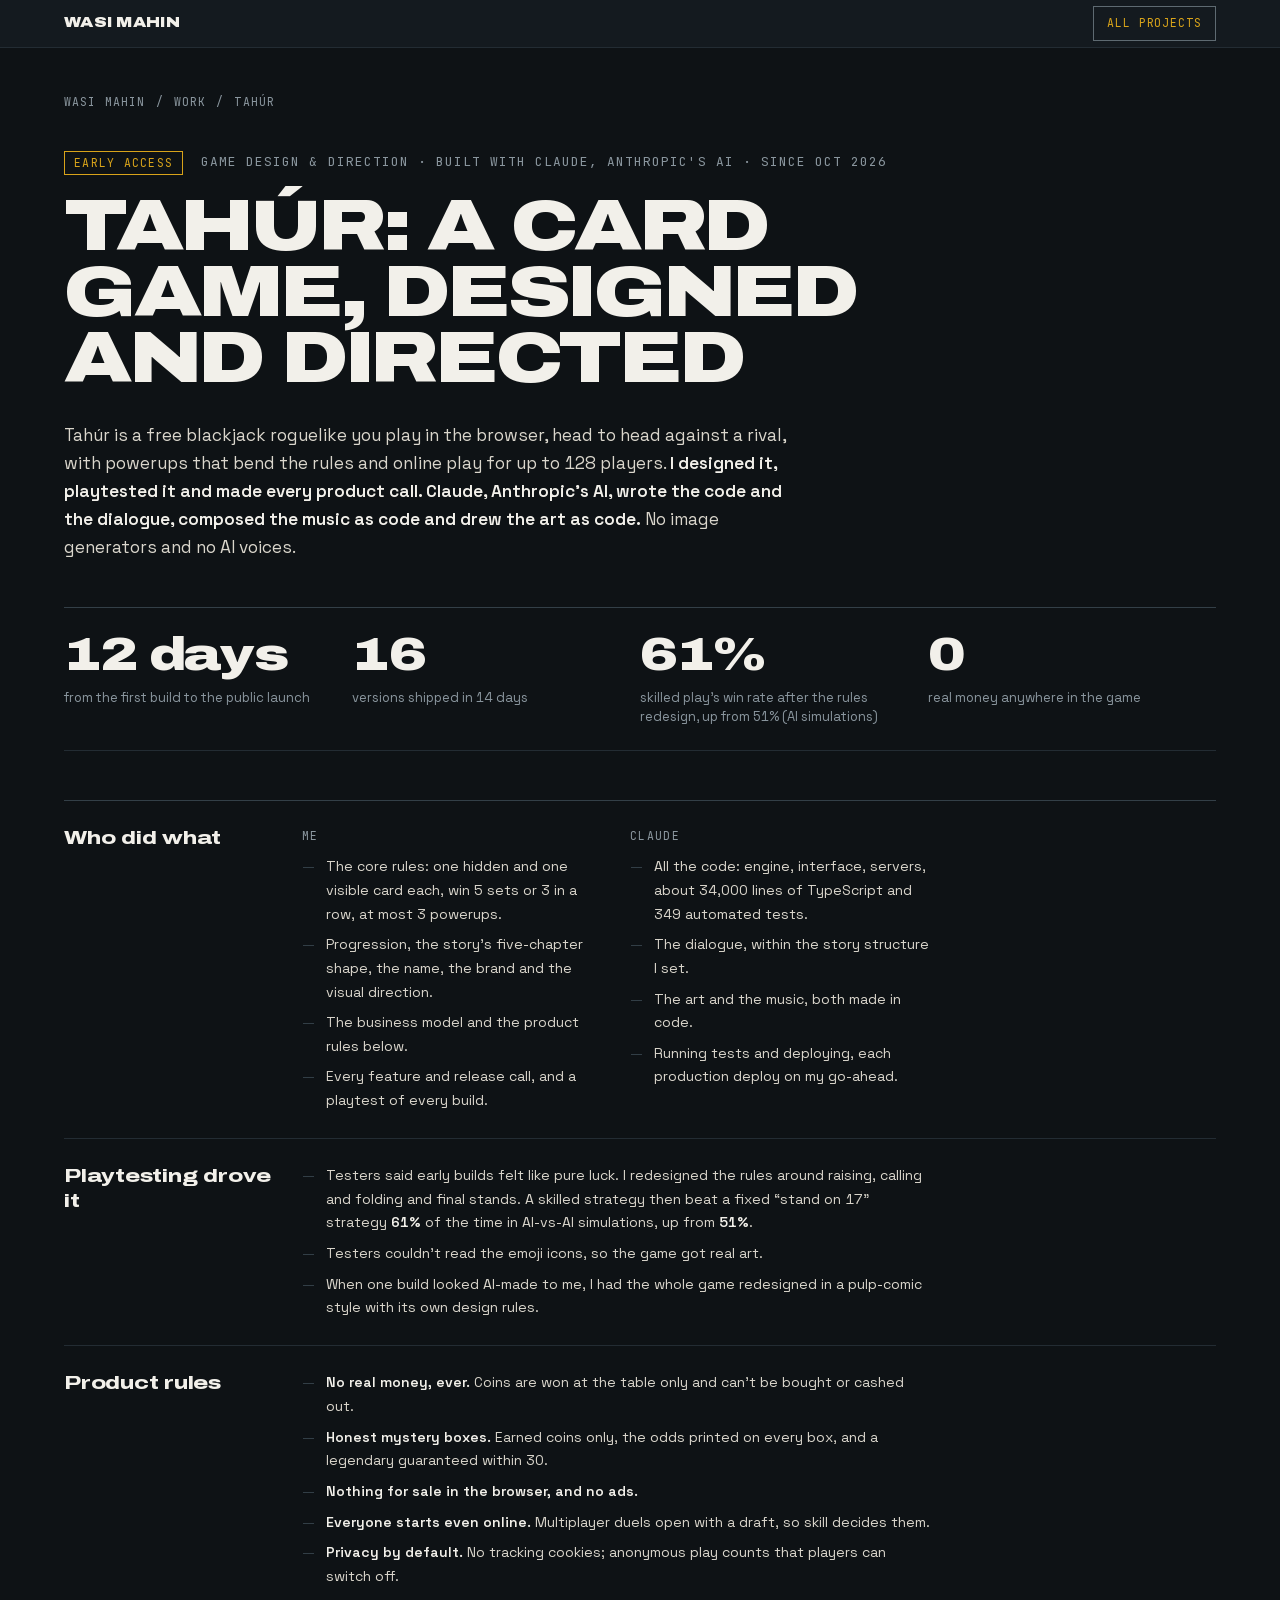
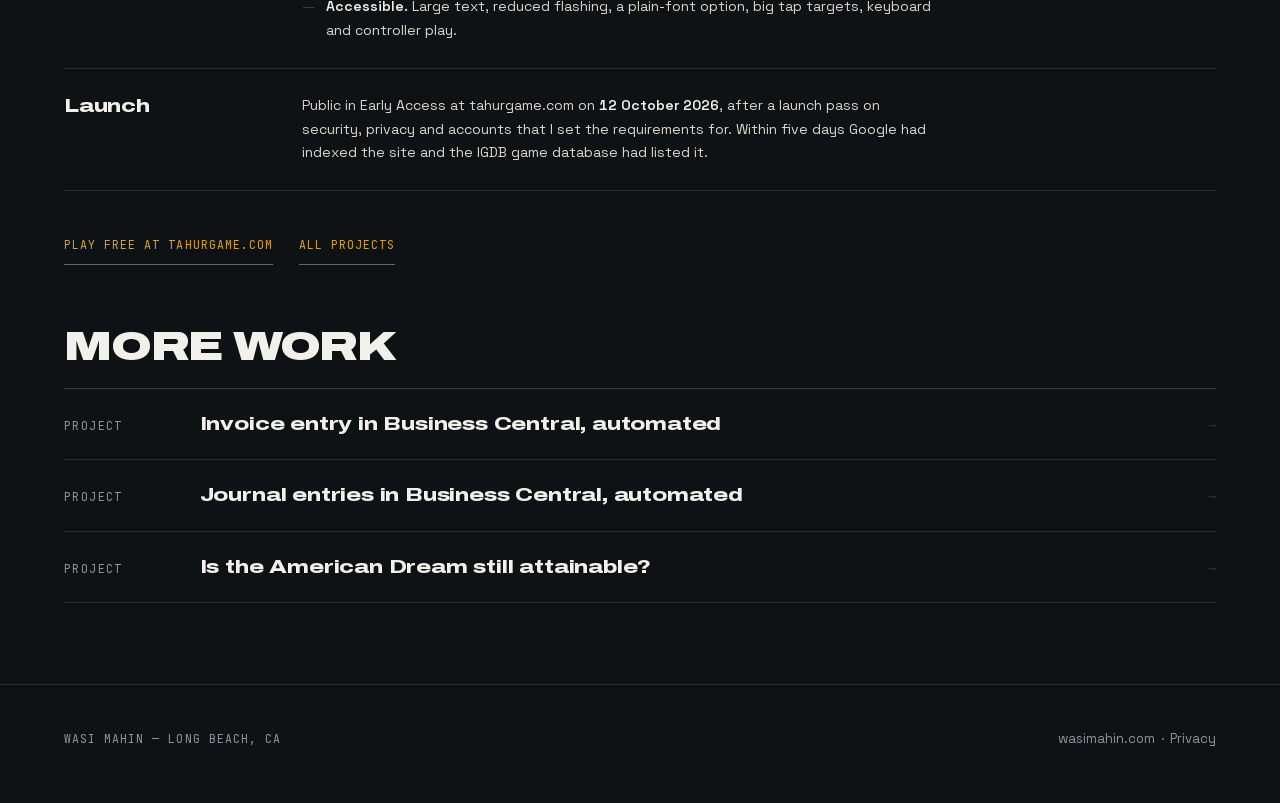
<file: tahur.html>
<!DOCTYPE html>
<html lang="en">
<head>
<meta charset="UTF-8"/>
<meta name="viewport" content="width=device-width, initial-scale=1.0"/>
<title>Tahúr: designing a blackjack roguelike with AI | Wasi Mahin</title>
<meta name="description" content="How I designed and directed Tahúr, a free browser card game with online multiplayer built with Claude: live 12 days after the first build, 16 versions in 14 days."/>
<meta name="author" content="Wasi Mahin"/>
<meta name="robots" content="index, follow, max-image-preview:large, max-snippet:-1"/>
<link rel="canonical" href="https://wasimahin.com/tahur"/>
<meta name="theme-color" content="#0E1215"/>
<meta property="og:title" content="Tahúr: designing a blackjack roguelike with AI | Wasi Mahin"/>
<meta property="og:description" content="How I designed and directed Tahúr, a free browser card game with online multiplayer built with Claude: live 12 days after the first build, 16 versions in 14 days."/>
<meta property="og:type" content="article"/>
<meta property="og:site_name" content="Wasi Mahin"/>
<meta property="og:url" content="https://wasimahin.com/tahur"/>
<meta property="og:image" content="https://wasimahin.com/og-image.jpg?v=20261001b"/>
<meta property="og:image:width" content="1200"/>
<meta property="og:image:height" content="630"/>
<meta name="twitter:card" content="summary_large_image"/>
<link rel="icon" type="image/x-icon" href="favicon.ico"/>
<link rel="icon" type="image/png" sizes="32x32" href="favicon-32.png"/>
<link rel="apple-touch-icon" sizes="180x180" href="apple-touch-icon.png"/>
<link rel="preload" href="fonts/archivo-normal-500-900.woff2" as="font" type="font/woff2" crossorigin/>
<link rel="preload" href="fonts/jetbrains-mono-normal-400.woff2" as="font" type="font/woff2" crossorigin/>
<script type="application/ld+json">
{
  "@context": "https://schema.org",
  "@graph": [
    {
      "@type": "Article",
      "@id": "https://wasimahin.com/tahur#article",
      "headline": "Tahúr: a card game, designed and directed",
      "description": "How I designed and directed Tahúr, a free browser card game with online multiplayer built with Claude: live 12 days after the first build, 16 versions in 14 days.",
      "url": "https://wasimahin.com/tahur",
      "mainEntityOfPage": "https://wasimahin.com/tahur",
      "image": "https://wasimahin.com/og-image.jpg?v=20261001b",
      "inLanguage": "en-US",
      "datePublished": "2026-10-22",
      "dateModified": "2026-10-22",
      "author": {
        "@id": "https://wasimahin.com/#person"
      },
      "publisher": {
        "@id": "https://wasimahin.com/#person"
      },
      "isPartOf": {
        "@type": "WebSite",
        "@id": "https://wasimahin.com/#website",
        "name": "Wasi Mahin",
        "url": "https://wasimahin.com/"
      },
      "about": {
        "@type": "VideoGame",
        "@id": "https://wasimahin.com/#tahur",
        "name": "Tahúr: A Blackjack Adventure",
        "url": "https://tahurgame.com/",
        "creator": {
          "@id": "https://wasimahin.com/#person"
        },
        "director": {
          "@id": "https://wasimahin.com/#person"
        },
        "isAccessibleForFree": true
      }
    },
    {
      "@type": "Person",
      "@id": "https://wasimahin.com/#person",
      "name": "Wasi Mahin",
      "url": "https://wasimahin.com/",
      "jobTitle": "Financial Systems Assistant",
      "worksFor": {
        "@type": "Organization",
        "name": "Associated Students, Inc., California State University, Long Beach"
      },
      "sameAs": [
        "https://www.linkedin.com/in/wasi-mahin",
        "https://github.com/wasimahin"
      ]
    },
    {
      "@type": "BreadcrumbList",
      "itemListElement": [
        {
          "@type": "ListItem",
          "position": 1,
          "name": "Wasi Mahin",
          "item": "https://wasimahin.com/"
        },
        {
          "@type": "ListItem",
          "position": 2,
          "name": "Work",
          "item": "https://wasimahin.com/#work"
        },
        {
          "@type": "ListItem",
          "position": 3,
          "name": "Tahúr",
          "item": "https://wasimahin.com/tahur"
        }
      ]
    }
  ]
}
</script>
<style>
/* ═══ 00 · FONTS (self-hosted, latin) ═══ */
@font-face{font-family:'Archivo';font-style:normal;font-weight:500 900;font-stretch:125%;font-display:swap;
  src:url('fonts/archivo-normal-500-900.woff2') format('woff2');
  unicode-range:U+0000-00FF,U+0131,U+0152-0153,U+02BB-02BC,U+02C6,U+02DA,U+02DC,U+0304,U+0308,U+0329,U+2000-206F,U+20AC,U+2122,U+2191,U+2193,U+2212,U+2215,U+FEFF,U+FFFD;}
@font-face{font-family:'JetBrains Mono';font-style:normal;font-weight:400;font-display:swap;
  src:url('fonts/jetbrains-mono-normal-400.woff2') format('woff2');}
@font-face{font-family:'JetBrains Mono';font-style:normal;font-weight:500;font-display:swap;
  src:url('fonts/jetbrains-mono-normal-500.woff2') format('woff2');}
@font-face{font-family:'Space Grotesk';font-style:normal;font-weight:300 700;font-display:swap;
  src:url('fonts/space-grotesk-normal-300-700.woff2') format('woff2');}

/* ═══ 01 · BOARD TOKENS — shared with index.html; keep in sync ═══ */
:root{
  --steel:#0E1215;--steel-2:#141A1F;--flap:#F2F0EA;--flap-2:#DAD6CC;--dim:#8A969E;
  --rule:#232C33;--rule-2:#333F47;--edge:#5E6A71;--amber:#D8A31A;--amber-ink:#0E1215;
  --pad:clamp(20px,5vw,72px);--flip:cubic-bezier(.16,1,.3,1);
}
*,*::before,*::after{box-sizing:border-box;margin:0;padding:0;}
html{-webkit-text-size-adjust:100%;}
body{
  background:var(--steel);color:var(--flap);
  font-family:'Space Grotesk',system-ui,sans-serif;font-weight:400;
  font-size:clamp(15px,1.05vw,16.5px);line-height:1.6;
  -webkit-font-smoothing:antialiased;overflow-x:hidden;
  font-variant-numeric:tabular-nums;font-feature-settings:'tnum' 1;
}

/* ═══ 02 · BROWSER SURFACES ═══ */
::selection{background:var(--amber);color:var(--amber-ink);}
::-moz-selection{background:var(--amber);color:var(--amber-ink);}
:root{scrollbar-color:var(--rule-2) var(--steel);scrollbar-width:thin;caret-color:var(--amber);}
::-webkit-scrollbar{width:11px;height:11px;}
::-webkit-scrollbar-track{background:var(--steel);}
::-webkit-scrollbar-thumb{background:var(--rule-2);border:3px solid var(--steel);border-radius:0;}
::-webkit-scrollbar-thumb:hover{background:var(--dim);}
:focus-visible{outline:2px solid var(--amber);outline-offset:3px;}
a{color:inherit;text-decoration-color:var(--rule-2);text-underline-offset:.22em;text-decoration-thickness:1px;}
a:hover{text-decoration-color:var(--amber);}
.skip{position:absolute;left:-9999px;top:0;background:var(--amber);color:var(--amber-ink);
  padding:12px 18px;font-family:'JetBrains Mono',monospace;font-size:12px;z-index:99;}
.skip:focus{left:0;}

/* ═══ 03 · BOARD PRIMITIVES ═══ */
.wrap{max-width:1560px;margin:0 auto;padding-inline:var(--pad);}
.strip{position:sticky;top:0;z-index:40;background:var(--steel-2);border-bottom:1px solid var(--rule);}
.strip-in{display:flex;align-items:center;gap:clamp(14px,2.4vw,34px);
  height:clamp(42px,5.2vh,52px);overflow:hidden;white-space:nowrap;}
.strip-mark{font-family:'Archivo',sans-serif;font-variation-settings:'wdth' 125;
  font-weight:900;font-size:clamp(12px,1.1vw,14px);letter-spacing:.02em;color:var(--flap);
  margin-right:auto;text-transform:uppercase;text-decoration:none;}
.strip-cta{font-family:'JetBrains Mono',monospace;font-size:clamp(11px,.9vw,12px);
  letter-spacing:.08em;text-transform:uppercase;color:var(--amber);
  border:1px solid var(--edge);padding:7px 13px;text-decoration:none;transition:.22s var(--flip);}
.strip-cta:hover{background:var(--amber);color:var(--amber-ink);border-color:var(--amber);}
.flap{display:inline-block;animation:flapin .5s var(--flip) both;}
@keyframes flapin{
  0%{transform:translateY(-38%) rotateX(-82deg);opacity:0;filter:blur(3px);}
  100%{transform:none;opacity:1;filter:blur(0);}
}
@media (prefers-reduced-motion:reduce){.flap{animation:none;}}

.board{border-top:1px solid var(--rule-2);}
.flag{font-family:'JetBrains Mono',monospace;font-size:11.5px;letter-spacing:.11em;
  text-transform:uppercase;padding:5px 9px;border:1px solid currentColor;
  display:inline-block;white-space:nowrap;line-height:1;}
.flag.live{color:var(--amber);}
.flag.done{color:var(--dim);}

.ch{display:grid;grid-template-columns:clamp(84px,9vw,124px) minmax(0,1fr) 28px;
  gap:clamp(10px,1.6vw,26px);align-items:baseline;text-decoration:none;
  padding-block:clamp(16px,2.2vh,24px);border-bottom:1px solid var(--rule);transition:background .2s ease;}
.ch:hover{background:var(--steel-2);}
.ch-k{font-family:'JetBrains Mono',monospace;font-size:11.5px;letter-spacing:.12em;
  text-transform:uppercase;color:var(--dim);}
.ch-v{font-family:'Archivo',sans-serif;font-variation-settings:'wdth' 125;font-weight:800;
  font-size:clamp(16px,1.5vw,21px);letter-spacing:-.01em;color:var(--flap);word-break:break-word;}
.ch-go{font-family:'JetBrains Mono',monospace;font-size:15px;color:var(--rule-2);
  justify-self:end;transition:.22s var(--flip);}
.ch:hover .ch-go{color:var(--amber);transform:translateX(4px);}

.foot{border-top:1px solid var(--rule);padding-block:clamp(26px,4vh,42px) clamp(34px,5vh,56px);
  display:flex;justify-content:space-between;gap:18px;flex-wrap:wrap;align-items:center;}
.foot-mono{font-family:'JetBrains Mono',monospace;font-size:11.5px;color:var(--dim);
  letter-spacing:.09em;text-transform:uppercase;}
.foot-note{font-size:13px;color:var(--dim);}
.foot a{color:var(--dim);text-decoration:none;display:inline-block;padding-block:8px;}
.foot a:hover{color:var(--amber);}

/* ═══ CASE STUDY — one project per page, read as a board ═══ */
.cs{padding-block:clamp(30px,5vh,64px) clamp(56px,9vh,116px);}
.crumbs{font-family:'JetBrains Mono',monospace;font-size:11.5px;letter-spacing:.1em;
  text-transform:uppercase;color:var(--dim);display:flex;flex-wrap:wrap;gap:6px 10px;}
.crumbs a{color:var(--dim);text-decoration:none;}
.crumbs a:hover{color:var(--amber);}
.cs-top{margin-top:clamp(26px,4.4vh,52px);display:flex;flex-wrap:wrap;gap:12px 18px;align-items:center;}
.cs-kicker{font-family:'JetBrains Mono',monospace;font-size:clamp(11px,1vw,13px);
  letter-spacing:.08em;text-transform:uppercase;color:var(--dim);}
.cs h1{margin-top:clamp(14px,2.2vh,22px);font-family:'Archivo',sans-serif;font-variation-settings:'wdth' 125;
  font-weight:900;text-transform:uppercase;font-size:clamp(34px,5.6vw,84px);line-height:.92;
  letter-spacing:-.032em;color:var(--flap);max-width:17ch;}
.cs-lede{margin-top:clamp(22px,3.4vh,36px);max-width:66ch;color:var(--flap-2);
  font-size:clamp(16px,1.35vw,20px);line-height:1.62;}
.cs-lede b{color:var(--flap);font-weight:600;}
.kf{margin-top:clamp(30px,5vh,56px);display:grid;grid-template-columns:repeat(auto-fit,minmax(150px,1fr));
  border-top:1px solid var(--rule-2);}
.kf > div{padding:clamp(18px,2.6vh,28px) clamp(14px,1.6vw,24px) clamp(18px,2.6vh,28px) 0;
  border-bottom:1px solid var(--rule);}
.kf-n{display:block;font-family:'Archivo',sans-serif;font-variation-settings:'wdth' 125;font-weight:900;
  font-size:clamp(30px,3.6vw,52px);line-height:1;letter-spacing:-.03em;color:var(--flap);}
.kf-l{display:block;margin-top:10px;color:var(--dim);font-size:clamp(13px,1vw,14.5px);line-height:1.5;max-width:30ch;}
.cs-board{margin-top:clamp(34px,5.4vh,64px);}
.sec{display:grid;grid-template-columns:clamp(150px,17vw,240px) minmax(0,1fr);
  gap:clamp(10px,1.6vw,26px);padding-block:clamp(20px,2.8vh,32px);border-bottom:1px solid var(--rule);}
.sec h2{font-family:'Archivo',sans-serif;font-variation-settings:'wdth' 125;font-weight:800;
  font-size:clamp(16px,1.5vw,21px);letter-spacing:-.012em;color:var(--flap);line-height:1.3;}
.sec-d{color:var(--flap-2);font-size:clamp(14px,1.1vw,16px);line-height:1.68;max-width:70ch;}
.sec-d p + p,.sec-d p + ul,.sec-d ul + p,.sec-d p + .steps,.sec-d .steps + p{margin-top:12px;}
.sec-d b{color:var(--flap);font-weight:600;}
.sec-d code{font-family:'JetBrains Mono',monospace;font-size:.86em;color:var(--flap);}
.sec-d ul{list-style:none;display:flex;flex-direction:column;gap:7px;}
.sec-d li{display:grid;grid-template-columns:16px 1fr;gap:8px;}
.sec-d li::before{content:'—';color:var(--rule-2);}
.steps{display:flex;flex-direction:column;gap:10px;}
.steps div{display:grid;grid-template-columns:26px 1fr;gap:10px;align-items:baseline;}
.steps span{font-family:'JetBrains Mono',monospace;font-size:11.5px;color:var(--rule-2);}
.split{display:grid;grid-template-columns:1fr 1fr;gap:clamp(14px,2vw,30px);}
.split h3{font-family:'JetBrains Mono',monospace;font-size:11.5px;letter-spacing:.12em;
  text-transform:uppercase;color:var(--dim);font-weight:400;margin-bottom:10px;}
.cs-links{margin-top:clamp(26px,4vh,44px);display:flex;flex-wrap:wrap;gap:10px 26px;}
.cs-link{font-family:'JetBrains Mono',monospace;font-size:11.5px;letter-spacing:.09em;
  text-transform:uppercase;color:var(--amber);text-decoration:none;border-bottom:1px solid var(--edge);
  padding:9px 0;transition:.2s;}
.cs-link:hover{border-bottom-color:var(--amber);}
.more{margin-top:clamp(48px,7vh,88px);}
.more h2{font-family:'Archivo',sans-serif;font-variation-settings:'wdth' 125;font-weight:900;
  text-transform:uppercase;font-size:clamp(24px,3.2vw,42px);line-height:.95;letter-spacing:-.03em;
  margin-bottom:clamp(16px,2.4vh,26px);}

@media (max-width:560px){ .strip-in{gap:10px;} }
@media (max-width:440px){ .strip-in{gap:7px;} .strip-cta{padding:7px 10px;} }
@media (max-width:760px){
  .sec{grid-template-columns:1fr;gap:8px;}
  .split{grid-template-columns:1fr;}
  .ch{grid-template-columns:1fr 28px;gap:4px 10px;}
  .ch-k{grid-column:1/-1;}
}
</style>
</head>
<body>
<a class="skip" href="#main">Skip to content</a>

<div class="strip">
  <div class="wrap strip-in">
    <a class="strip-mark flap" href="./">Wasi Mahin</a>
    <a class="strip-cta" href="./#work">All projects</a>
  </div>
</div>

<main id="main" class="wrap cs">
  <nav class="crumbs" aria-label="Breadcrumb"><a href="./">Wasi Mahin</a><span aria-hidden="true">/</span><a href="./#work">Work</a><span aria-hidden="true">/</span><span>Tahúr</span></nav>
  <div class="cs-top"><span class="flag live flap">Early access</span><span class="cs-kicker">Game design &amp; direction · Built with Claude, Anthropic's AI · Since Oct 2026</span></div>
  <h1 class="flap">Tahúr: a card game, designed and directed</h1>
  <p class="cs-lede">Tahúr is a free blackjack roguelike you play in the browser, head to head against a rival, with powerups that bend the rules and online play for up to 128 players. <b>I designed it, playtested it and made every product call. Claude, Anthropic's AI, wrote the code and the dialogue, composed the music as code and drew the art as code.</b> No image generators and no AI voices.</p>

  <div class="kf">
    <div><span class="kf-n">12 days</span><span class="kf-l">from the first build to the public launch</span></div>
    <div><span class="kf-n">16</span><span class="kf-l">versions shipped in 14 days</span></div>
    <div><span class="kf-n">61%</span><span class="kf-l">skilled play's win rate after the rules redesign, up from 51% (AI simulations)</span></div>
    <div><span class="kf-n">0</span><span class="kf-l">real money anywhere in the game</span></div>
  </div>

  <div class="board cs-board">
    <section class="sec">
      <h2>Who did what</h2>
      <div class="sec-d">
        <div class="split">
          <div>
            <h3>Me</h3>
        <ul>
          <li><span>The core rules: one hidden and one visible card each, win 5 sets or 3 in a row, at most 3 powerups.</span></li>
          <li><span>Progression, the story's five-chapter shape, the name, the brand and the visual direction.</span></li>
          <li><span>The business model and the product rules below.</span></li>
          <li><span>Every feature and release call, and a playtest of every build.</span></li>
        </ul>
          </div>
          <div>
            <h3>Claude</h3>
        <ul>
          <li><span>All the code: engine, interface, servers, about 34,000 lines of TypeScript and 349 automated tests.</span></li>
          <li><span>The dialogue, within the story structure I set.</span></li>
          <li><span>The art and the music, both made in code.</span></li>
          <li><span>Running tests and deploying, each production deploy on my go-ahead.</span></li>
        </ul>
          </div>
        </div>
      </div>
    </section>
    <section class="sec">
      <h2>Playtesting drove it</h2>
      <div class="sec-d">
        <ul>
          <li><span>Testers said early builds felt like pure luck. I redesigned the rules around raising, calling and folding and final stands. A skilled strategy then beat a fixed &ldquo;stand on 17&rdquo; strategy <b>61%</b> of the time in AI-vs-AI simulations, up from <b>51%</b>.</span></li>
          <li><span>Testers couldn't read the emoji icons, so the game got real art.</span></li>
          <li><span>When one build looked AI-made to me, I had the whole game redesigned in a pulp-comic style with its own design rules.</span></li>
        </ul>
      </div>
    </section>
    <section class="sec">
      <h2>Product rules</h2>
      <div class="sec-d">
        <ul>
          <li><span><b>No real money, ever.</b> Coins are won at the table only and can't be bought or cashed out.</span></li>
          <li><span><b>Honest mystery boxes.</b> Earned coins only, the odds printed on every box, and a legendary guaranteed within 30.</span></li>
          <li><span><b>Nothing for sale in the browser, and no ads.</b></span></li>
          <li><span><b>Everyone starts even online.</b> Multiplayer duels open with a draft, so skill decides them.</span></li>
          <li><span><b>Privacy by default.</b> No tracking cookies; anonymous play counts that players can switch off.</span></li>
          <li><span><b>Accessible.</b> Large text, reduced flashing, a plain-font option, big tap targets, keyboard and controller play.</span></li>
        </ul>
      </div>
    </section>
    <section class="sec">
      <h2>Launch</h2>
      <div class="sec-d">
        <p>Public in Early Access at tahurgame.com on <b>12 October 2026</b>, after a launch pass on security, privacy and accounts that I set the requirements for. Within five days Google had indexed the site and the IGDB game database had listed it.</p>
      </div>
    </section>
  </div>

  <div class="cs-links">
    <a class="cs-link" href="https://tahurgame.com/" target="_blank" rel="noopener">Play free at tahurgame.com</a>
    <a class="cs-link" href="./#work">All projects</a>
  </div>

  <section class="more" aria-labelledby="more-h">
    <h2 id="more-h">More work</h2>
    <div class="board">
    <a class="ch" href="business-central-invoice-automation">
      <span class="ch-k">Project</span>
      <span class="ch-v">Invoice entry in Business Central, automated</span>
      <span class="ch-go" aria-hidden="true">&rarr;</span>
    </a>
    <a class="ch" href="business-central-journal-entry-automation">
      <span class="ch-k">Project</span>
      <span class="ch-v">Journal entries in Business Central, automated</span>
      <span class="ch-go" aria-hidden="true">&rarr;</span>
    </a>
    <a class="ch" href="american-dream-datathon">
      <span class="ch-k">Project</span>
      <span class="ch-v">Is the American Dream still attainable?</span>
      <span class="ch-go" aria-hidden="true">&rarr;</span>
    </a>
    </div>
  </section>
</main>

<footer class="wrap foot">
  <span class="foot-mono">Wasi Mahin — Long Beach, CA</span>
  <span class="foot-note"><a href="./">wasimahin.com</a> &nbsp;·&nbsp; <a href="privacy">Privacy</a></span>
</footer>

<script>
(function(){
  if(window.matchMedia && window.matchMedia('(prefers-reduced-motion: reduce)').matches) return;
  var f=document.querySelectorAll('.flap'), k=0;
  for(var i=0;i<f.length;i++){
    if(f[i].classList.contains('flag')){ f[i].style.animationDelay=(420+k*140)+'ms'; k++; }
    else { f[i].style.animationDelay=(i*70)+'ms'; }
  }
})();
</script>
</body>
</html>
</file>
